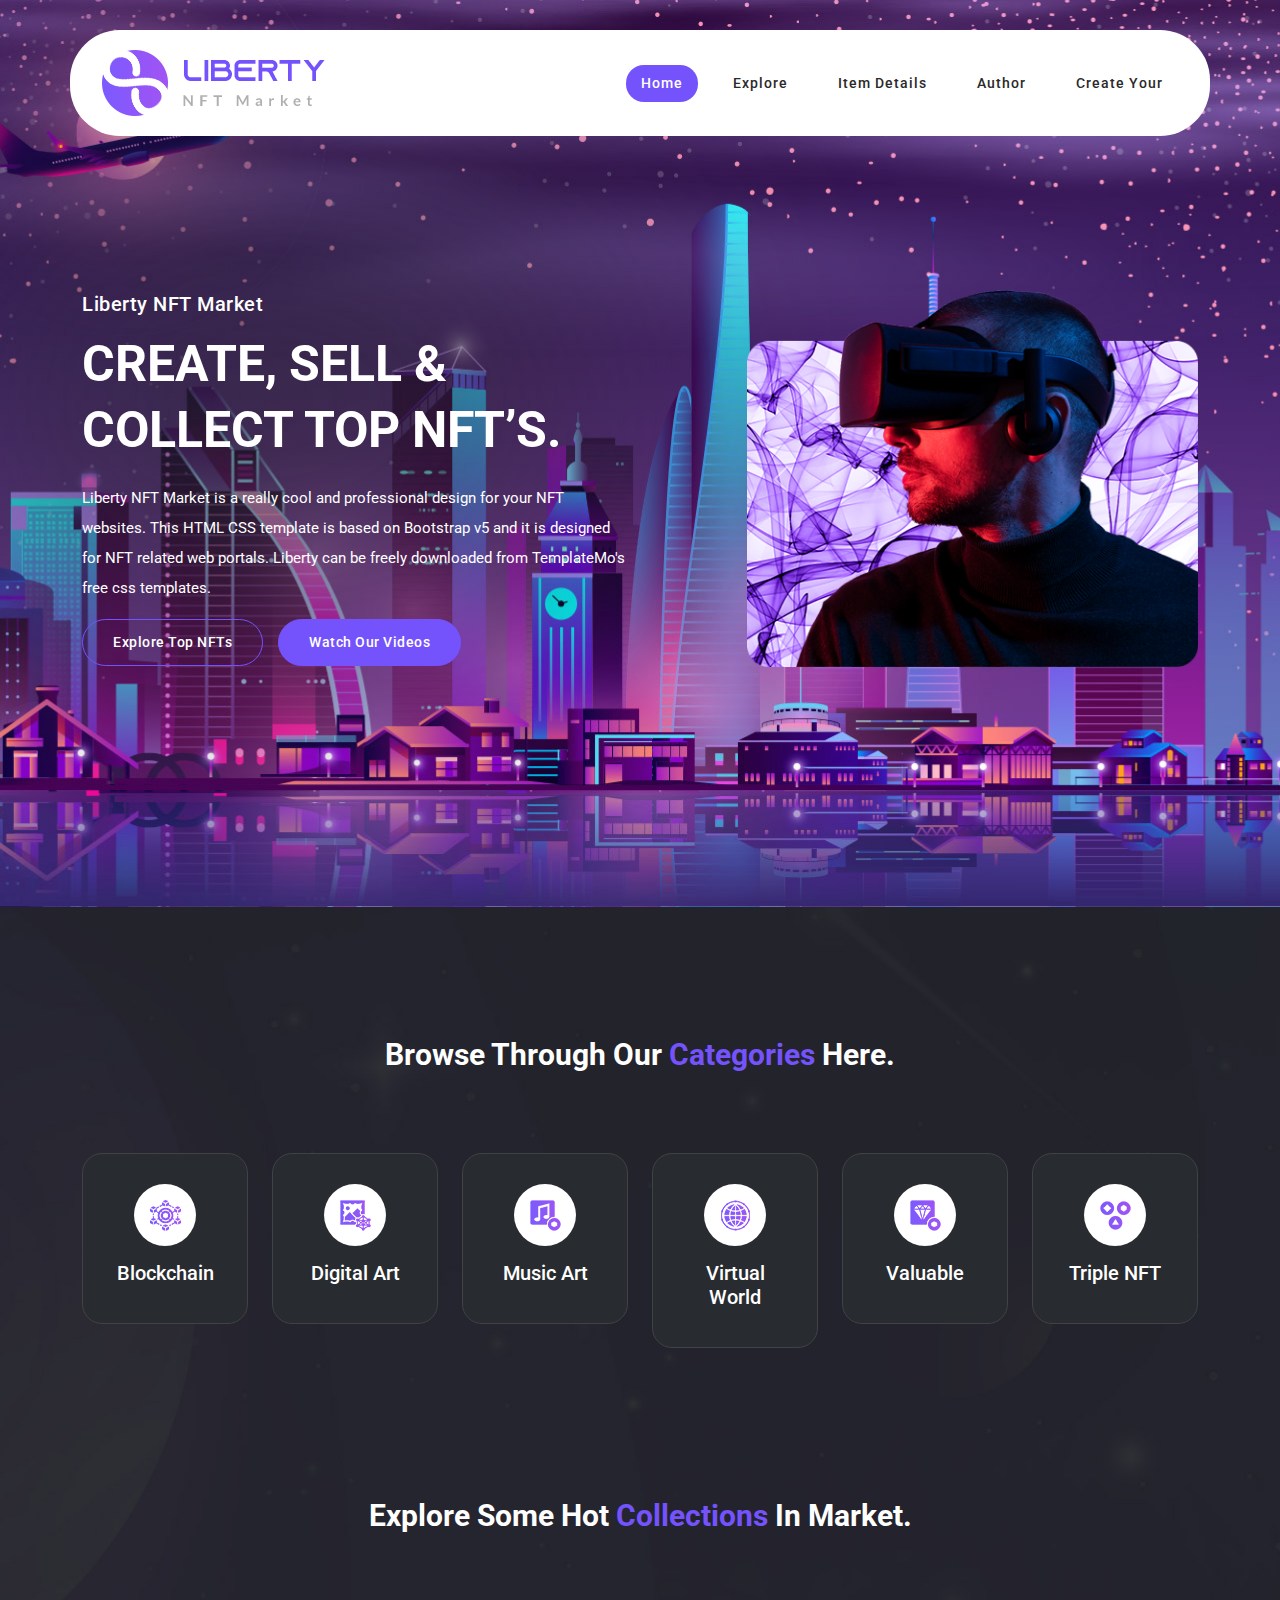
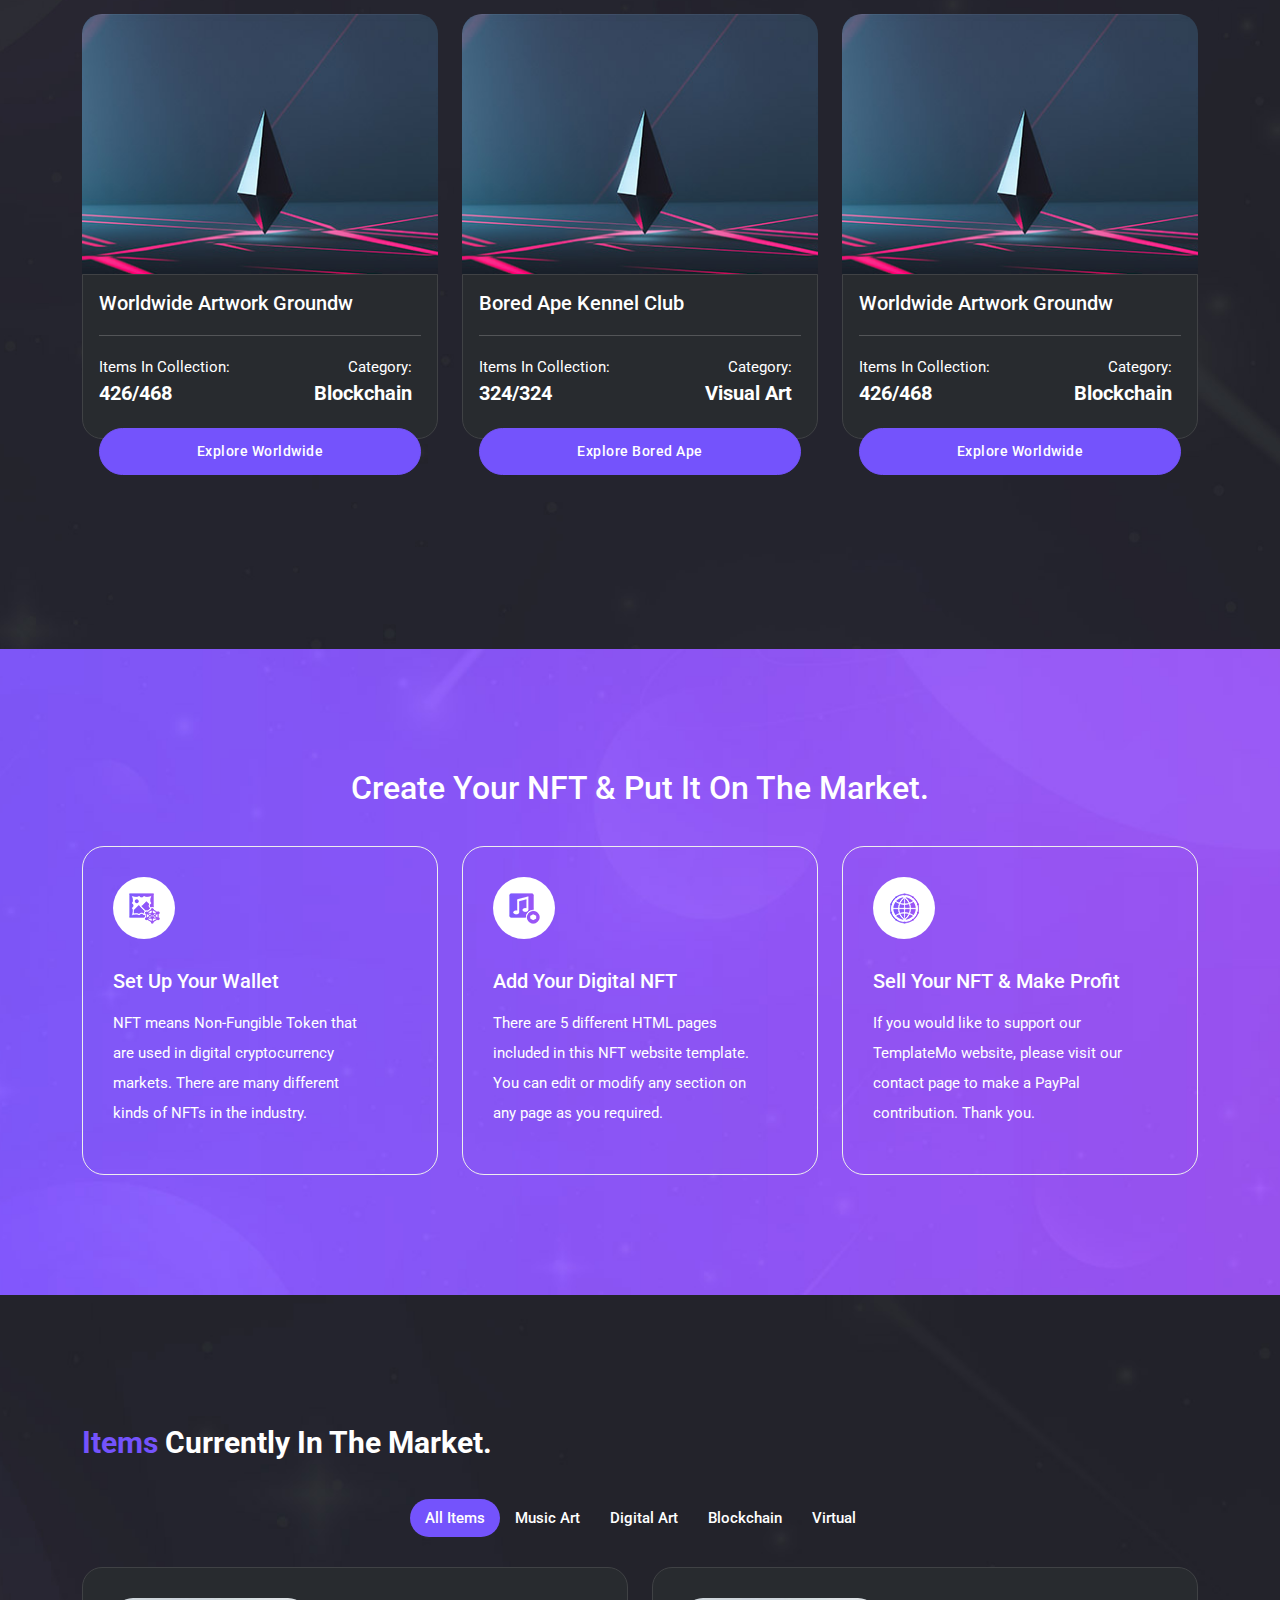
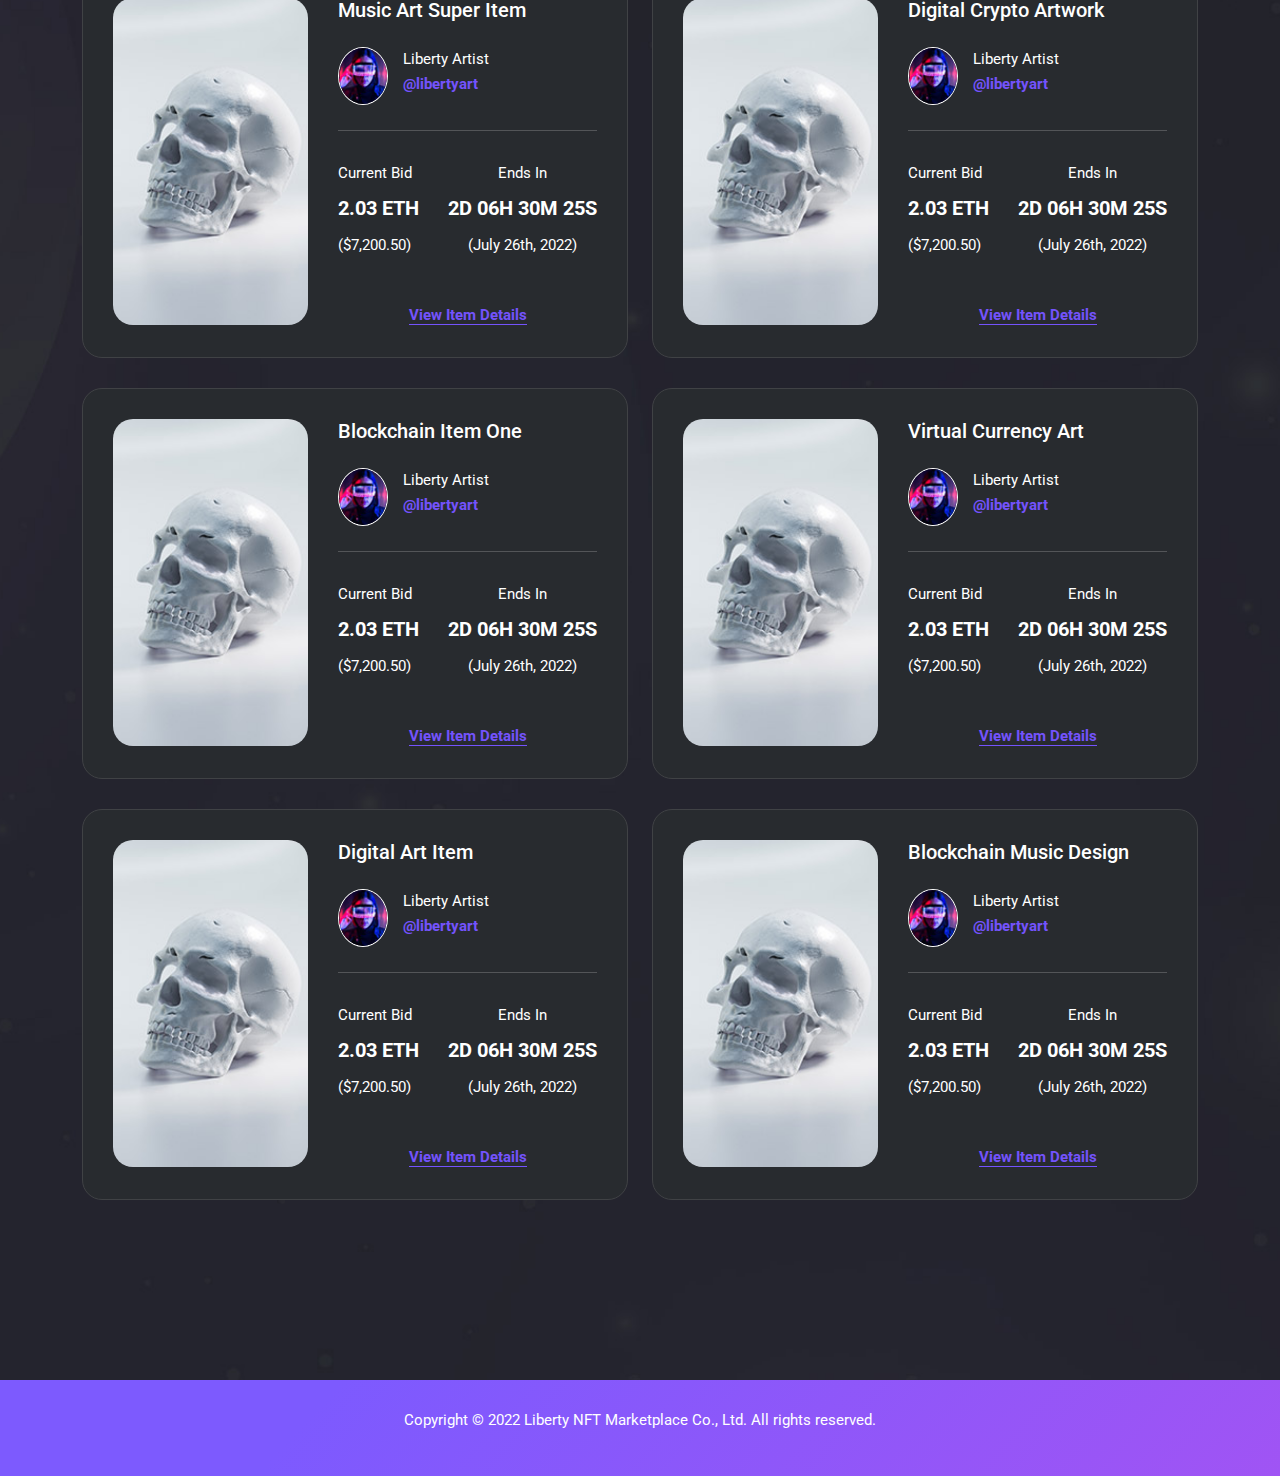
<file: index.html>
<!DOCTYPE html>
<html lang="en">
<head>
    <meta charset="UTF-8">
    <meta http-equiv="X-UA-Compatible" content="IE=edge">
    <meta name="viewport" content="width=device-width, initial-scale=1.0">
    <title>Document</title>

    <link rel="stylesheet" href="css/bootstrap.min.css">
    <link rel="stylesheet" href="css/all.min.css">
    <link rel="preconnect" href="https://fonts.googleapis.com">
    <link rel="preconnect" href="https://fonts.gstatic.com" crossorigin>
    <link href="https://fonts.googleapis.com/css2?family=Roboto:wght@100;300;400;500;700;900&display=swap" rel="stylesheet">
    <link rel="stylesheet" href="css/master.css">


    <script src="js/jquery-3.6.1.min.js" ></script>
    <script src="js/popper.min.js" ></script>
    <script src="js/bootstrap.min.js" ></script>
</head>
<body>

  <!-- Start Button Down To Up -->
  <div id="up" class=" down-up position-fixed" >
    <i class="fa-solid fa-chevron-up "></i>
  </div>
  <!-- End Button Down To Up -->

    
    <!-- Start NavBar -->

     <nav id="my-Nav" class="navbar navbar-expand-lg  container-lg  ">
        <div class="container">
          <a class="navbar-brand" href="#">
            <img src="images/logo.png" alt="Logo">
        </a>
          <button class="navbar-toggler" type="button" data-bs-toggle="collapse" data-bs-target="#navbarSupportedContent" aria-controls="navbarSupportedContent" aria-expanded="false" aria-label="Toggle navigation">
            <span class="navbar-toggler-icon"></span>
          </button>
          <div class="collapse navbar-collapse" id="navbarSupportedContent">
            <ul class="navbar-nav ms-auto mb-2 mb-lg-0">
              <li class="nav-item">
                <a class="nav-link active" aria-current="page" href="index.html">Home</a>
              </li>
              <li class="nav-item">
                <a class="nav-link" href="Explore.html">Explore</a>
              </li>
              <li class="nav-item">
                <a class="nav-link" href="Item-Details.html">Item Details</a>
              </li>
              <li class="nav-item">
                <a class="nav-link" href="Author.html">Author</a>
              </li>
              <li class="nav-item">
                <a class="nav-link" href="Create.html">Create Your</a>
              </li>
            </ul>
          </div>
        </div>
      </nav> 

    <!-- End NavBar -->

    <!-- Start Main-bainer -->
    <div class="main-banner">
      <div class="container">
        <div class="row">
          <div class="col-lg-6  text-white align-self-center  ">
            <div class="header-text">
              <h6>Liberty NFT Market</h6>
              <h2>CREATE, SELL & COLLECT TOP NFT’S.</h2>
              <p>Liberty NFT Market is a really cool and professional design for your NFT websites. This HTML CSS template
                is based on Bootstrap v5 and it is designed for NFT related web portals.
                Liberty can be freely downloaded from TemplateMo's free css templates.</p>
              <div class="button d-flex">
                <a href="#">Explore Top NFTs</a>
                <a href="#">Watch Our Videos</a>
              </div>
            </div>
          </div>
          <div class="col-lg-5 offset-lg-1">
            <div id="carouselExampleControls" class="carousel slide" data-bs-ride="carousel">
              <div class="carousel-inner">
                <div class="carousel-item active">
                  <img src="images/banner-01.png" class="d-block w-100" alt="...">
                </div>
                <div class="carousel-item">
                  <img src="images/banner-02.png" class="d-block w-100" alt="...">
                </div>
              </div>
              <button class="carousel-control-prev" type="button" data-bs-target="#carouselExampleControls"
                data-bs-slide="prev">
                <span class="carousel-control-prev-icon" aria-hidden="true"></span>
                <span class="visually-hidden">Previous</span>
              </button>
              <button class="carousel-control-next" type="button" data-bs-target="#carouselExampleControls"
                data-bs-slide="next">
                <span class="carousel-control-next-icon" aria-hidden="true"></span>
                <span class="visually-hidden">Next</span>
              </button>
            </div>
          </div>
        </div>
      </div>
    </div>
    <!-- End Main-bainer -->

    <!-- Start categories -->
    <section class="categories-collections">
      <div class="container">
        <div class="row">
          <div class="col-lg-12">
            <div class="categories">
              <div class="row">
                <div class="col-lg-12">
                  <div class="head-info text-center  ">
                    <h2>Browse Through Our <em>Categories</em> Here.</h2>
                  </div>
                </div>
                <div class="col-lg-2 col-md-6 ">
                  <div class=" box text-white text-center ">
                    <div class="icon">
                      <img src="images/icon-01.png" alt="">
                    </div>
                    <h4>Blockchain</h4>
                    <div class="icon-button">
                      <a href="#">
                        <i class=" fa-solid fa-angle-right  "></i>
                      </a>
                    </div>
                  </div>
                </div>
                <div class="col-lg-2 col-md-6 ">
                  <div class=" box text-white text-center ">
                    <div class="icon">
                      <img src="images/icon-02.png" alt="">
                    </div>
                    <h4>Digital Art</h4>
                    <div class="icon-button">
                      <a href="#">
                        <i class=" fa-solid fa-angle-right  "></i>
                      </a>
                    </div>
                  </div>
                </div>
                <div class="col-lg-2 col-md-6 ">
                  <div class=" box text-white text-center ">
                    <div class="icon">
                      <img src="images/icon-03.png" alt="">
                    </div>
                    <h4>Music Art</h4>
                    <div class="icon-button">
                      <a href="#">
                        <i class=" fa-solid fa-angle-right  "></i>
                      </a>
                    </div>
                  </div>
                </div>
                <div class="col-lg-2 col-md-6 ">
                  <div class=" box text-white text-center ">
                    <div class="icon">
                      <img src="images/icon-04.png" alt="">
                    </div>
                    <h4>Virtual World</h4>
                    <div class="icon-button">
                      <a href="#">
                        <i class=" fa-solid fa-angle-right  "></i>
                      </a>
                    </div>
                  </div>
                </div>
                <div class="col-lg-2 col-md-6 ">
                  <div class=" box text-white text-center ">
                    <div class="icon">
                      <img src="images/icon-05.png" alt="">
                    </div>
                    <h4>Valuable</h4>
                    <div class="icon-button">
                      <a href="#">
                        <i class=" fa-solid fa-angle-right  "></i>
                      </a>
                    </div>
                  </div>
                </div>
                <div class="col-lg-2 col-md-6 ">
                  <div class=" box text-white text-center ">
                    <div class="icon">
                      <img src="images/icon-06.png" alt="">
                    </div>
                    <h4>Triple NFT</h4>
                    <div class="icon-button">
                      <a href="#">
                        <i class=" fa-solid fa-angle-right  "></i>
                      </a>
                    </div>
                  </div>
                </div>
              </div>
            </div>
          </div>
          <div class="col-lg-12">
            <div class="collections">
              <div class="row">
                <div class="col-lg-12">
                  <div class="head-info text-center  ">
                    <h2>Explore Some Hot <em>Collections </em> In Market.</h2>
                  </div>
                </div>
                <div class="col-md-4">
                  <div class="box text-white ">
                      <img class=" d-block w-100 " src="images/collection-01.jpg" alt="">
                    <div class="info-box p-3 ">
                      <h4>Worldwide Artwork Groundw</h4>
                      <span class="collection d-inline-block ">
                        Items In Collection:
                        <br>
                        <strong>426/468</strong>
                      </span>
                      <span class="category d-inline-block ">
                        Category:
                        <br>
                        <strong>Blockchain</strong>
                      </span>
                      <div class="main-button">
                        <a href="explore.html">Explore Worldwide</a>
                      </div>
                    </div>
                  </div>
                </div>
                <div class="col-md-4">
                  <div class="box text-white ">
                      <img class=" d-block w-100 " src="images/collection-01.jpg" alt="">
                    <div class="info-box p-3 ">
                      <h4>Bored Ape Kennel Club</h4>
                      <span class="collection d-inline-block ">
                        Items In Collection:
                        <br>
                        <strong>324/324</strong>
                      </span>
                      <span class="category d-inline-block ">
                        Category:
                        <br>
                        <strong>Visual Art</strong>
                      </span>
                      <div class="main-button">
                        <a href="explore.html">Explore Bored Ape</a>
                      </div>
                    </div>
                  </div>
                </div>
                <div class="col-md-4">
                  <div class="box text-white ">
                      <img class=" d-block w-100 " src="images/collection-01.jpg" alt="">
                    <div class="info-box p-3 ">
                      <h4>Worldwide Artwork Groundw</h4>
                      <span class="collection d-inline-block ">
                        Items In Collection:
                        <br>
                        <strong>426/468</strong>
                      </span>
                      <span class="category d-inline-block ">
                        Category:
                        <br>
                        <strong>Blockchain</strong>
                      </span>
                      <div class="main-button">
                        <a href="explore.html">Explore Worldwide</a>
                      </div>
                    </div>
                  </div>
                </div>
              </div>
            </div>
          </div>
        </div>
      </div>
    </section>
     <!-- End categories -->

     <!-- Start CREATE NTF  -->
     <section class=" create-ntf">
      <div class="container">
        <div class="row">
          <div class="col-lg-12">
            <div class="sec-head text-white text-center ">
              <h2>Create Your NFT & Put It On The Market.</h2>
            </div>
          </div>
          <div class="col-lg-4 col-md-6">
            <div class="box text-white ">
              <div class="icon">
                <img src="images/icon-02.png" alt="">
              </div>
              <h4>Set Up Your Wallet</h4>
              <p>NFT means Non-Fungible Token that are used in digital
                 cryptocurrency markets. There are many different kinds of NFTs in the industry.</p>
            </div>
          </div>
          <div class="col-lg-4 col-md-6">
            <div class="box text-white ">
              <div class="icon">
                <img src="images/icon-03.png" alt="">
              </div>
              <h4>Add Your Digital NFT</h4>
              <p>There are 5 different HTML pages included in this NFT website template. You can edit or modify any section on any page as you required.</p>
            </div>
          </div>
          <div class="col-lg-4 col-md-6">
            <div class="box text-white ">
              <div class="icon">
                <img src="images/icon-04.png" alt="">
              </div>
              <h4>Sell Your NFT & Make Profit</h4>
              <p>If you would like to support our TemplateMo website, please visit our contact page to make a PayPal contribution. Thank you.</p>
            </div>
          </div>
        </div>
      </div>
     </section>
      <!-- End CREATE NTF  -->

      <!-- Start Items Currently -->
      <section class="item-current">
        <div class="container">
          <div class="row align-items-center ">
            <div class="col-lg-12">
              <div class="sec-head text-white ">
                <h2> <em>Items</em> Currently In The Market.</h2>
              </div>
            </div>
            <div class="col-lg-12">
              <div class="fillter text-white ">
                <ul class="nav nav-pills mb-3 justify-content-center  " id="pills-tab" role="tablist">
                  <li class="nav-item" role="presentation">
                    <button class="nav-link active" id="pills-home-tab" data-bs-toggle="pill" data-bs-target="#pills-home"
                      type="button" role="tab" aria-controls="pills-home" aria-selected="true">All Items</button>
                  </li>
                  <li class="nav-item" role="presentation">
                    <button class="nav-link" id="pills-profile-tab" data-bs-toggle="pill" data-bs-target="#pills-profile"
                      type="button" role="tab" aria-controls="pills-profile" aria-selected="false">Music Art</button>
                  </li>
                  <li class="nav-item" role="presentation">
                    <button class="nav-link" id="pills-contact-tab" data-bs-toggle="pill" data-bs-target="#pills-contact"
                      type="button" role="tab" aria-controls="pills-contact" aria-selected="false">Digital Art</button>
                  </li>
                  <li class="nav-item" role="presentation">
                    <button class="nav-link" id="pills-contact-tab" data-bs-toggle="pill" data-bs-target="#pills-Blockchain"
                      type="button" role="tab" aria-controls="pills-Blockchain" aria-selected="false">Blockchain</button>
                  </li>
                  <li class="nav-item" role="presentation">
                    <button class="nav-link" id="pills-contact-tab" data-bs-toggle="pill" data-bs-target="#pills-Virtual"
                      type="button" role="tab" aria-controls="pills-Virtual" aria-selected="false">Virtual</button>
                  </li>
                </ul>
              </div>
            </div>
            <div class="col-lg-12">
              <div class="tab-content" id="pills-tabContent">
                <div class="tab-pane fade show active" id="pills-home" role="tabpanel" aria-labelledby="pills-home-tab"
                  tabindex="0">
                  <div class="row">
                    <div class="col-lg-6">
                      <div class="item d-flex">
                        <div class="icon">
                          <img src="images/market-01.jpg" alt="Marck">
                        </div>
                        <div class="info text-white">
                          <h4>Music Art Super Item</h4>
                          <div class=" author-info d-flex ">
                            <img class="author" src="images/author.jpg" alt="">
                            <h6>Liberty Artist
                              <br>
                              <a href="#">@libertyart</a>
                            </h6>
                          </div>
                          <div class="d-flex justify-content-between align-items-center ">
                            <div>
                              <span class="bid d-inline-block ">
                                Current Bid
                                <br>
                                <strong>2.03 ETH</strong>
                                <br>
                                <em style="font-style:normal ;">($7,200.50)</em>
                              </span>
                            </div>
                            <div>
                              <span class="ends d-inline-block text-center ">
                                Ends In
                                <br>
                                <strong>2D 06H 30M 25S</strong>
                                <br>
                                <em style="font-style:normal ;">(July 26th, 2022)</em>
                              </span>
                            </div>
                          </div>
                          <div class="text-button text-center ">
                            <a href="#"> View Item Details </a>
                          </div>
                        </div>
      
                      </div>
                    </div>
                    <div class="col-lg-6">
                      <div class="item d-flex  ">
                        <div class="icon">
                          <img src="images/market-01.jpg" alt="Marck">
                        </div>
                        <div class="info text-white">
                          <h4>Digital Crypto Artwork</h4>
                          <div class=" author-info d-flex ">
                            <img class="author" src="images/author.jpg" alt="">
                            <h6>Liberty Artist
                              <br>
                              <a href="#">@libertyart</a>
                            </h6>
                          </div>
                          <div class="d-flex justify-content-between align-items-center ">
                            <div>
                              <span class="bid">
                                Current Bid
                                <br>
                                <strong>2.03 ETH</strong>
                                <br>
                                <em style="font-style:normal ;">($7,200.50)</em>
                              </span>
                            </div>
                            <div class="text-center">
                              <span class="ends">
                                Ends In
                                <br>
                                <strong>2D 06H 30M 25S</strong>
                                <br>
                                <em style="font-style:normal ;">(July 26th, 2022)</em>
                              </span>
                            </div>
                          </div>
                          <div class="text-button text-center ">
                            <a href="#"> View Item Details </a>
                          </div>
                        </div>
      
                      </div>
                    </div>
                    <div class="col-lg-6">
                      <div class="item d-flex  ">
                        <div class="icon">
                          <img src="images/market-01.jpg" alt="Marck">
                        </div>
                        <div class="info text-white">
                          <h4>Blockchain Item One</h4>
                          <div class=" author-info d-flex ">
                            <img class="author" src="images/author.jpg" alt="">
                            <h6>Liberty Artist
                              <br>
                              <a href="#">@libertyart</a>
                            </h6>
                          </div>
                          <div class="d-flex justify-content-between align-items-center ">
                            <div>
                              <span class="bid">
                                Current Bid
                                <br>
                                <strong>2.03 ETH</strong>
                                <br>
                                <em style="font-style:normal ;">($7,200.50)</em>
                              </span>
                            </div>
                            <div class="text-center">
                              <span class="ends">
                                Ends In
                                <br>
                                <strong>2D 06H 30M 25S</strong>
                                <br>
                                <em style="font-style:normal ;">(July 26th, 2022)</em>
                              </span>
                            </div>
                          </div>
                          <div class="text-button text-center ">
                            <a href="#"> View Item Details </a>
                          </div>
                        </div>
      
                      </div>
                    </div>
                    <div class="col-lg-6">
                      <div class="item d-flex  ">
                        <div class="icon">
                          <img src="images/market-01.jpg" alt="Marck">
                        </div>
                        <div class="info text-white">
                          <h4>Virtual Currency Art</h4>
                          <div class=" author-info d-flex ">
                            <img class="author" src="images/author.jpg" alt="">
                            <h6>Liberty Artist
                              <br>
                              <a href="#">@libertyart</a>
                            </h6>
                          </div>
                          <div class="d-flex justify-content-between align-items-center ">
                            <div>
                              <span class="bid">
                                Current Bid
                                <br>
                                <strong>2.03 ETH</strong>
                                <br>
                                <em style="font-style:normal ;">($7,200.50)</em>
                              </span>
                            </div>
                            <div class="text-center">
                              <span class="ends">
                                Ends In
                                <br>
                                <strong>2D 06H 30M 25S</strong>
                                <br>
                                <em style="font-style:normal ;">(July 26th, 2022)</em>
                              </span>
                            </div>
                          </div>
                          <div class="text-button text-center ">
                            <a href="#"> View Item Details </a>
                          </div>
                        </div>
      
                      </div>
                    </div>
                    <div class="col-lg-6">
                      <div class="item d-flex  ">
                        <div class="icon">
                          <img src="images/market-01.jpg" alt="Marck">
                        </div>
                        <div class="info text-white">
                          <h4>Digital Art Item</h4>
                          <div class=" author-info d-flex ">
                            <img class="author" src="images/author.jpg" alt="">
                            <h6>Liberty Artist
                              <br>
                              <a href="#">@libertyart</a>
                            </h6>
                          </div>
                          <div class="d-flex justify-content-between align-items-center ">
                            <div>
                              <span class="bid">
                                Current Bid
                                <br>
                                <strong>2.03 ETH</strong>
                                <br>
                                <em style="font-style:normal ;">($7,200.50)</em>
                              </span>
                            </div>
                            <div class="text-center">
                              <span class="ends">
                                Ends In
                                <br>
                                <strong>2D 06H 30M 25S</strong>
                                <br>
                                <em style="font-style:normal ;">(July 26th, 2022)</em>
                              </span>
                            </div>
                          </div>
                          <div class="text-button text-center ">
                            <a href="#"> View Item Details </a>
                          </div>
                        </div>
      
                      </div>
                    </div>
                    <div class="col-lg-6">
                      <div class="item d-flex  ">
                        <div class="icon">
                          <img src="images/market-01.jpg" alt="Marck">
                        </div>
                        <div class="info text-white">
                          <h4>Blockchain Music Design</h4>
                          <div class=" author-info d-flex ">
                            <img class="author" src="images/author.jpg" alt="">
                            <h6>Liberty Artist
                              <br>
                              <a href="#">@libertyart</a>
                            </h6>
                          </div>
                          <div class="d-flex justify-content-between align-items-center ">
                            <div>
                              <span class="bid">
                                Current Bid
                                <br>
                                <strong>2.03 ETH</strong>
                                <br>
                                <em style="font-style:normal ;">($7,200.50)</em>
                              </span>
                            </div>
                            <div class="text-center">
                              <span class="ends">
                                Ends In
                                <br>
                                <strong>2D 06H 30M 25S</strong>
                                <br>
                                <em style="font-style:normal ;">(July 26th, 2022)</em>
                              </span>
                            </div>
                          </div>
                          <div class="text-button text-center ">
                            <a href="#"> View Item Details </a>
                          </div>
                        </div>
      
                      </div>
                    </div>
                  </div>
                </div>
                <div class="tab-pane fade" id="pills-profile" role="tabpanel" aria-labelledby="pills-profile-tab"
                  tabindex="0">
                  <div class="row">
                    <div class="col-lg-6">
                      <div class="item d-flex">
                        <div class="icon">
                          <img src="images/market-01.jpg" alt="Marck">
                        </div>
                        <div class="info text-white">
                          <h4>Music Art Super Item</h4>
                          <div class=" author-info d-flex ">
                            <img class="author" src="images/author.jpg" alt="">
                            <h6>Liberty Artist
                              <br>
                              <a href="#">@libertyart</a>
                            </h6>
                          </div>
                          <div class="d-flex justify-content-between align-items-center ">
                            <div>
                              <span class="bid d-inline-block ">
                                Current Bid
                                <br>
                                <strong>2.03 ETH</strong>
                                <br>
                                <em style="font-style:normal ;">($7,200.50)</em>
                              </span>
                            </div>
                            <div>
                              <span class="ends d-inline-block text-center ">
                                Ends In
                                <br>
                                <strong>2D 06H 30M 25S</strong>
                                <br>
                                <em style="font-style:normal ;">(July 26th, 2022)</em>
                              </span>
                            </div>
                          </div>
                          <div class="text-button text-center ">
                            <a href="#"> View Item Details </a>
                          </div>
                        </div>
      
                      </div>
                    </div>
                    <div class="col-lg-6">
                      <div class="item d-flex  ">
                        <div class="icon">
                          <img src="images/market-01.jpg" alt="Marck">
                        </div>
                        <div class="info text-white">
                          <h4>Blockchain Music Design</h4>
                          <div class=" author-info d-flex ">
                            <img class="author" src="images/author.jpg" alt="">
                            <h6>Liberty Artist
                              <br>
                              <a href="#">@libertyart</a>
                            </h6>
                          </div>
                          <div class="d-flex justify-content-between align-items-center ">
                            <div>
                              <span class="bid">
                                Current Bid
                                <br>
                                <strong>2.03 ETH</strong>
                                <br>
                                <em style="font-style:normal ;">($7,200.50)</em>
                              </span>
                            </div>
                            <div class="text-center">
                              <span class="ends">
                                Ends In
                                <br>
                                <strong>2D 06H 30M 25S</strong>
                                <br>
                                <em style="font-style:normal ;">(July 26th, 2022)</em>
                              </span>
                            </div>
                          </div>
                          <div class="text-button text-center ">
                            <a href="#"> View Item Details </a>
                          </div>
                        </div>
      
                      </div>
                    </div>
                  </div>
                </div>
                <div class="tab-pane fade" id="pills-contact" role="tabpanel" aria-labelledby="pills-contact-tab"
                  tabindex="0">
                  <div class="row">
                    <div class="col-lg-6">
                      <div class="item d-flex  ">
                        <div class="icon">
                          <img src="images/market-01.jpg" alt="Marck">
                        </div>
                        <div class="info text-white">
                          <h4>Digital Crypto Artwork</h4>
                          <div class=" author-info d-flex ">
                            <img class="author" src="images/author.jpg" alt="">
                            <h6>Liberty Artist
                              <br>
                              <a href="#">@libertyart</a>
                            </h6>
                          </div>
                          <div class="d-flex justify-content-between align-items-center ">
                            <div>
                              <span class="bid">
                                Current Bid
                                <br>
                                <strong>2.03 ETH</strong>
                                <br>
                                <em style="font-style:normal ;">($7,200.50)</em>
                              </span>
                            </div>
                            <div class="text-center">
                              <span class="ends">
                                Ends In
                                <br>
                                <strong>2D 06H 30M 25S</strong>
                                <br>
                                <em style="font-style:normal ;">(July 26th, 2022)</em>
                              </span>
                            </div>
                          </div>
                          <div class="text-button text-center ">
                            <a href="#"> View Item Details </a>
                          </div>
                        </div>
      
                      </div>
                    </div>
                    <div class="col-lg-6">
                      <div class="item d-flex  ">
                        <div class="icon">
                          <img src="images/market-01.jpg" alt="Marck">
                        </div>
                        <div class="info text-white">
                          <h4>Digital Art Item</h4>
                          <div class=" author-info d-flex ">
                            <img class="author" src="images/author.jpg" alt="">
                            <h6>Liberty Artist
                              <br>
                              <a href="#">@libertyart</a>
                            </h6>
                          </div>
                          <div class="d-flex justify-content-between align-items-center ">
                            <div>
                              <span class="bid">
                                Current Bid
                                <br>
                                <strong>2.03 ETH</strong>
                                <br>
                                <em style="font-style:normal ;">($7,200.50)</em>
                              </span>
                            </div>
                            <div class="text-center">
                              <span class="ends">
                                Ends In
                                <br>
                                <strong>2D 06H 30M 25S</strong>
                                <br>
                                <em style="font-style:normal ;">(July 26th, 2022)</em>
                              </span>
                            </div>
                          </div>
                          <div class="text-button text-center ">
                            <a href="#"> View Item Details </a>
                          </div>
                        </div>
      
                      </div>
                    </div>
                  </div>
                </div>
                <div class="tab-pane fade" id="pills-Blockchain" role="tabpanel" aria-labelledby="pills-contact-tab"
                tabindex="0">
                <div class="row">
                  <div class="col-lg-6">
                    <div class="item d-flex  ">
                      <div class="icon">
                        <img src="images/market-01.jpg" alt="Marck">
                      </div>
                      <div class="info text-white">
                        <h4>Blockchain Item One</h4>
                        <div class=" author-info d-flex ">
                          <img class="author" src="images/author.jpg" alt="">
                          <h6>Liberty Artist
                            <br>
                            <a href="#">@libertyart</a>
                          </h6>
                        </div>
                        <div class="d-flex justify-content-between align-items-center ">
                          <div>
                            <span class="bid">
                              Current Bid
                              <br>
                              <strong>2.03 ETH</strong>
                              <br>
                              <em style="font-style:normal ;">($7,200.50)</em>
                            </span>
                          </div>
                          <div class="text-center">
                            <span class="ends">
                              Ends In
                              <br>
                              <strong>2D 06H 30M 25S</strong>
                              <br>
                              <em style="font-style:normal ;">(July 26th, 2022)</em>
                            </span>
                          </div>
                        </div>
                        <div class="text-button text-center ">
                          <a href="#"> View Item Details </a>
                        </div>
                      </div>
                    </div>
                  </div>
                  <div class="col-lg-6">
                    <div class="item d-flex  ">
                      <div class="icon">
                        <img src="images/market-01.jpg" alt="Marck">
                      </div>
                      <div class="info text-white">
                        <h4>Blockchain Music Design</h4>
                        <div class=" author-info d-flex ">
                          <img class="author" src="images/author.jpg" alt="">
                          <h6>Liberty Artist
                            <br>
                            <a href="#">@libertyart</a>
                          </h6>
                        </div>
                        <div class="d-flex justify-content-between align-items-center ">
                          <div>
                            <span class="bid">
                              Current Bid
                              <br>
                              <strong>2.03 ETH</strong>
                              <br>
                              <em style="font-style:normal ;">($7,200.50)</em>
                            </span>
                          </div>
                          <div class="text-center">
                            <span class="ends">
                              Ends In
                              <br>
                              <strong>2D 06H 30M 25S</strong>
                              <br>
                              <em style="font-style:normal ;">(July 26th, 2022)</em>
                            </span>
                          </div>
                        </div>
                        <div class="text-button text-center ">
                          <a href="#"> View Item Details </a>
                        </div>
                      </div>
    
                    </div>
                  </div>
                </div>
              </div>
              <div class="tab-pane fade" id="pills-Virtual" role="tabpanel" aria-labelledby="pills-contact-tab"
                tabindex="0">
                <div class="row">
                  <div class="col-lg-6">
                    <div class="item d-flex  ">
                      <div class="icon">
                        <img src="images/market-01.jpg" alt="Marck">
                      </div>
                      <div class="info text-white">
                        <h4>Virtual Currency Art</h4>
                        <div class=" author-info d-flex ">
                          <img class="author" src="images/author.jpg" alt="">
                          <h6>Liberty Artist
                            <br>
                            <a href="#">@libertyart</a>
                          </h6>
                        </div>
                        <div class="d-flex justify-content-between align-items-center ">
                          <div>
                            <span class="bid">
                              Current Bid
                              <br>
                              <strong>2.03 ETH</strong>
                              <br>
                              <em style="font-style:normal ;">($7,200.50)</em>
                            </span>
                          </div>
                          <div class="text-center">
                            <span class="ends">
                              Ends In
                              <br>
                              <strong>2D 06H 30M 25S</strong>
                              <br>
                              <em style="font-style:normal ;">(July 26th, 2022)</em>
                            </span>
                          </div>
                        </div>
                        <div class="text-button text-center ">
                          <a href="#"> View Item Details </a>
                        </div>
                      </div>
    
                    </div>
                  </div>
                </div>
              </div>
              </div>
            </div>
          </div>
        </div>
      </section>
      <!-- End Items Currently -->

      <!-- Start Footer -->
      <footer >
       <div class="container">
        <div class="row">
          <div class="col-lg-12">
            <p > Copyright &copy; 2022  <a class=" text-white " href="#">Liberty</a>  NFT Marketplace Co., Ltd. All rights reserved.</p>
          </div>
        </div>
       </div>
      </footer>
       <!-- End Footer -->
    <script src="js/plagin.js" ></script>
</body>
</html>
</file>
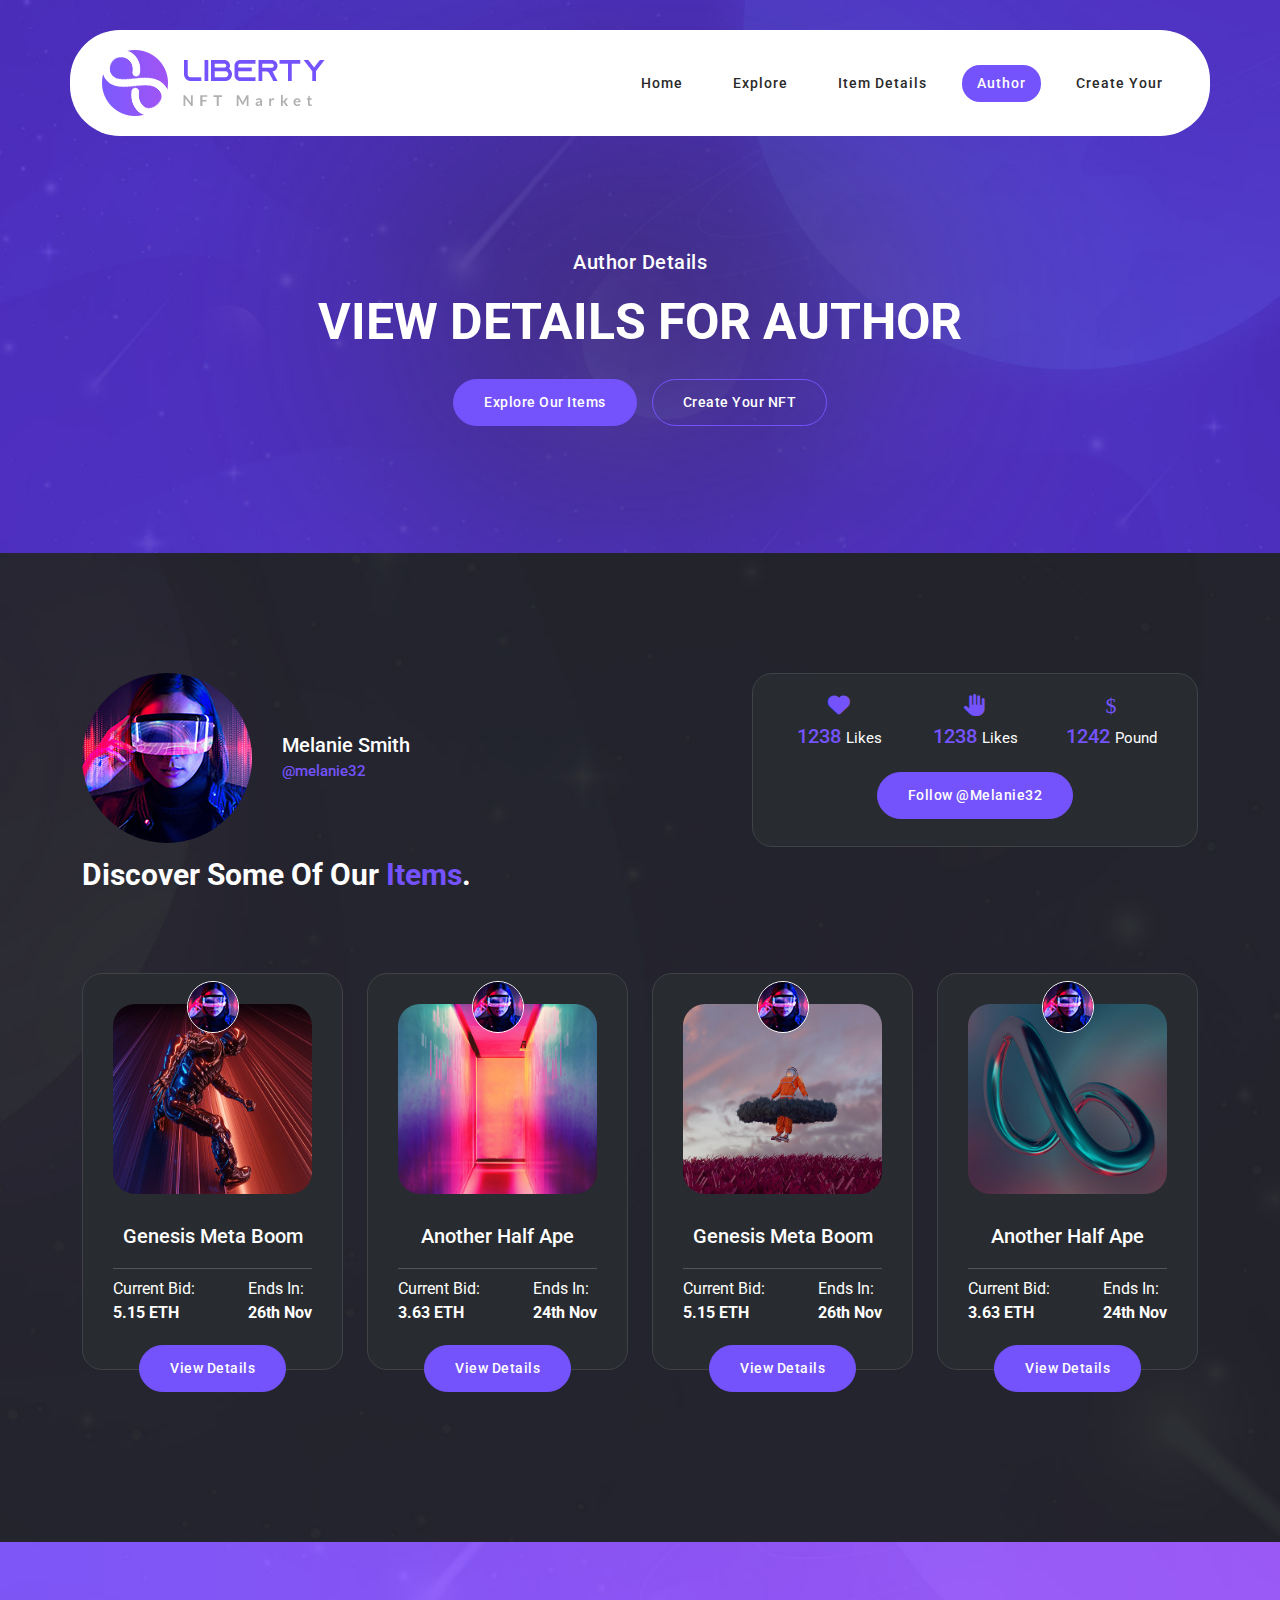
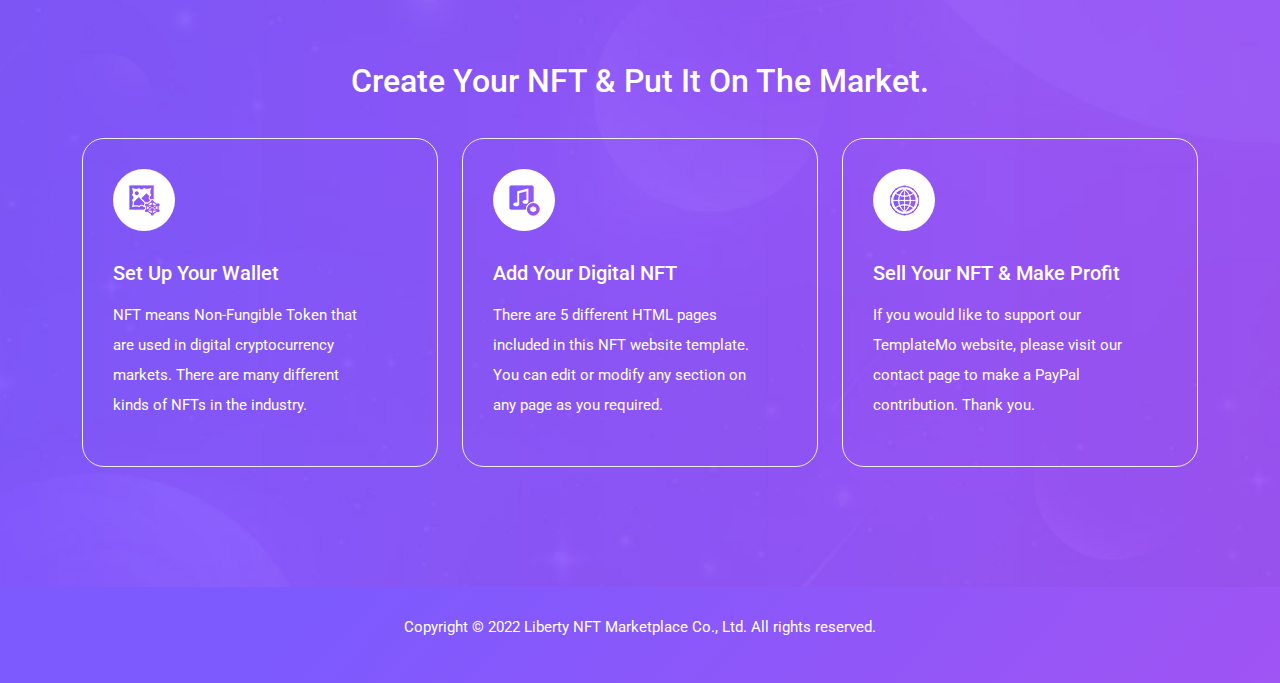
<file: Author.html>
<!DOCTYPE html>
<html lang="en">
<head>
    <meta charset="UTF-8">
    <meta http-equiv="X-UA-Compatible" content="IE=edge">
    <meta name="viewport" content="width=device-width, initial-scale=1.0">
    <title>Author</title>

    <link rel="stylesheet" href="css/bootstrap.min.css">
    <link rel="stylesheet" href="css/all.min.css">
    <link rel="preconnect" href="https://fonts.googleapis.com">
    <link rel="preconnect" href="https://fonts.gstatic.com" crossorigin>
    <link href="https://fonts.googleapis.com/css2?family=Roboto:wght@100;300;400;500;700;900&display=swap" rel="stylesheet">
    <link rel="stylesheet" href="css/master.css">

    <script src="js/jquery-3.6.1.min.js" ></script>
    <script src="js/popper.min.js" ></script>
    <script src="js/bootstrap.min.js" ></script>

</head>
<body>
     <!-- Start Button Down To Up -->
  <div id="up" class=" down-up position-fixed" >
    <i class="fa-solid fa-chevron-up "></i>
  </div>
  <!-- End Button Down To Up -->

    <!-- Start NavBar -->
     <nav id="my-Nav" class="navbar navbar-expand-lg  container-lg  ">
        <div class="container">
          <a class="navbar-brand" href="#">
            <img src="images/logo.png" alt="Logo">
        </a>
          <button class="navbar-toggler" type="button" data-bs-toggle="collapse" data-bs-target="#navbarSupportedContent" aria-controls="navbarSupportedContent" aria-expanded="false" aria-label="Toggle navigation">
            <span class="navbar-toggler-icon"></span>
          </button>
          <div class="collapse navbar-collapse" id="navbarSupportedContent">
            <ul class="navbar-nav ms-auto mb-2 mb-lg-0">
              <li class="nav-item">
                <a class="nav-link " aria-current="page" href="index.html">Home</a>
              </li>
              <li class="nav-item">
                <a class="nav-link  " href="Explore.html">Explore</a>
              </li>
              <li class="nav-item">
                <a class="nav-link " href="Item-Details.html">Item Details</a>
              </li>
              <li class="nav-item">
                <a class="nav-link active " href="Author.html">Author</a>
              </li>
              <li class="nav-item">
                <a class="nav-link" href="Create.html">Create Your</a>
              </li>
            </ul>
          </div>
        </div>
      </nav> 
    <!-- End NavBar -->


      <!-- Start Page-hrader -->
        <section class="page-header normal-space">
            <div class="container">
                <div class="row">
                    <div class="col-lg-12">
                        <h6>Author Details</h6>
                        <h2>VIEW DETAILS FOR AUTHOR</h2>
                        <div class="buttons d-flex justify-content-center mt-4 ">
                            <div class="main-button ">
                            <a href="explore.html">Explore Our Items</a>
                            </div>
                            <div class="border-button">
                            <a href="create.html">Create Your NFT</a>
                            </div>
                        </div>
                    </div>
                </div>
            </div>
        </section>
    <!-- End Page-hrader -->

    <div class="page-author">
        <div class="container">
            <div class="row ">
                <div class="col-lg-6">
                    <div class="autor d-flex   ">
                        <img src="images/single-author.jpg" alt="">
                        <h4 class=" text-white ">
                            Melanie Smith
                            <br>
                            <a href="#">@melanie32</a>
                        </h4>
                    </div>
                </div>
                <div class="col-lg-6">
                    <div class="right-info text-white ">
                        <div class="row">
                            <div class="col text-center">
                                <div class="item text-center ">
                                    <i class=" fa-solid fa-heart "> </i>
                                    <h6>1238 <em>Likes</em></h6>
                                </div>
                            </div>
                            <div class="col text-center">
                                <div class="item">
                                    <i class=" fa-solid fa-hand "> </i>
                                    <h6>1238 <em>Likes</em></h6>
                                </div>
                            </div>
                            <div class="col text-center">
                                <div class="item">
                                    <i class=" fa-regular fa-dollar-sign "> </i>
                                    <h6>1242 <em>Pound</em></h6>
                                </div>
                            </div>
                            <div class="col-lg-12">
                                <div class="main-button text-center mt-3 ">
                                    <a href="#">Follow @melanie32</a>
                                  </div>
                            </div>
                        </div>
                    </div>
                </div>
                <div class="col-lg-12">
                    <div class="section-heading">
                        <h2 >Discover Some Of Our <em>Items</em>. </h3>
                    </div>
                </div>
                <div class="col-lg-12">
                    <section class="discover-items">
                        <div class="row">
                            <div class="col-lg-3 col-sm-6 ">
                                <div class="item">
                                    <div class="icon position-relative ">
                                        <img class=" img-fluid " src="images/featured-01.jpg" alt="">
                                        <img class=" author position-absolute " src="images/author.jpg" alt="">
                                    </div>
                                    <h4 class="text-center" >Genesis Meta Boom</h4>
                                    <div class="d-flex justify-content-between align-items-center text-white ">
                                        <span class=" d-inline-block " >
                                            Current Bid:
                                            <br>
                                            <strong>
                                                5.15 ETH
                                            </strong>
                                        </span>
                                        <span class=" d-inline-block " >
                                            Ends In:
                                            <br>
                                            <strong>
                                                26th Nov
                                            </strong>
                                        </span>
                                    </div>
                                    <div class="main-button">
                                        <a href="details.html">View Details</a>
                                      </div>
                                </div>
                            </div>
                            <div class="col-lg-3 col-sm-6">
                                <div class="item">
                                    <div class="icon position-relative ">
                                        <img class=" img-fluid " src="images/featured-02.jpg" alt="">
                                        <img class=" author position-absolute " src="images/author.jpg" alt="">
                                    </div>
                                    <h4 class="text-center" >Another Half Ape</h4>
                                    <div class="d-flex justify-content-between align-items-center text-white ">
                                        <span class=" d-inline-block " >
                                            Current Bid:
                                            <br>
                                            <strong>
                                                3.63 ETH
                                            </strong>
                                        </span>
                                        <span class=" d-inline-block " >
                                            Ends In:
                                            <br>
                                            <strong>
                                                24th Nov
                                            </strong>
                                        </span>
                                    </div>
                                    <div class="main-button">
                                        <a href="details.html">View Details</a>
                                      </div>
                                </div>
                            </div>
                            <div class="col-lg-3 col-sm-6">
                                <div class="item">
                                    <div class="icon position-relative ">
                                        <img class=" img-fluid " src="images/featured-03.jpg" alt="">
                                        <img class=" author position-absolute " src="images/author.jpg" alt="">
                                    </div>
                                    <h4 class="text-center" >Genesis Meta Boom</h4>
                                    <div class="d-flex justify-content-between align-items-center text-white ">
                                        <span class=" d-inline-block " >
                                            Current Bid:
                                            <br>
                                            <strong>
                                                5.15 ETH
                                            </strong>
                                        </span>
                                        <span class=" d-inline-block " >
                                            Ends In:
                                            <br>
                                            <strong>
                                                26th Nov
                                            </strong>
                                        </span>
                                    </div>
                                    <div class="main-button">
                                        <a href="details.html">View Details</a>
                                      </div>
                                </div>
                            </div>
                            <div class="col-lg-3 col-sm-6">
                                <div class="item">
                                    <div class="icon position-relative ">
                                        <img class=" img-fluid " src="images/featured-04.jpg" alt="">
                                        <img class=" author position-absolute " src="images/author.jpg" alt="">
                                    </div>
                                    <h4 class="text-center" >Another Half Ape</h4>
                                    <div class="d-flex justify-content-between align-items-center text-white ">
                                        <span class=" d-inline-block " >
                                            Current Bid:
                                            <br>
                                            <strong>
                                                3.63 ETH
                                            </strong>
                                        </span>
                                        <span class=" d-inline-block " >
                                            Ends In:
                                            <br>
                                            <strong>
                                                24th Nov
                                            </strong>
                                        </span>
                                    </div>
                                    <div class="main-button">
                                        <a href="details.html">View Details</a>
                                      </div>
                                </div>
                            </div> 
                        </div>
                    </section>
                </div>


            </div>
        </div>

    </div>
   

    <!-- Start CREATE NTF  -->
    <section class=" create-ntf">
      <div class="container">
        <div class="row">
          <div class="col-lg-12">
            <div class="sec-head text-white text-center ">
              <h2>Create Your NFT & Put It On The Market.</h2>
            </div>
          </div>
          <div class="col-lg-4 col-md-6">
            <div class="box text-white ">
              <div class="icon">
                <img src="images/icon-02.png" alt="">
              </div>
              <h4>Set Up Your Wallet</h4>
              <p>NFT means Non-Fungible Token that are used in digital
                 cryptocurrency markets. There are many different kinds of NFTs in the industry.</p>
            </div>
          </div>
          <div class="col-lg-4 col-md-6">
            <div class="box text-white ">
              <div class="icon">
                <img src="images/icon-03.png" alt="">
              </div>
              <h4>Add Your Digital NFT</h4>
              <p>There are 5 different HTML pages included in this NFT website template. You can edit or modify any section on any page as you required.</p>
            </div>
          </div>
          <div class="col-lg-4 col-md-6">
            <div class="box text-white ">
              <div class="icon">
                <img src="images/icon-04.png" alt="">
              </div>
              <h4>Sell Your NFT & Make Profit</h4>
              <p>If you would like to support our TemplateMo website, please visit our contact page to make a PayPal contribution. Thank you.</p>
            </div>
          </div>
        </div>
      </div>
     </section>
      <!-- End CREATE NTF  -->
   
  
       <!-- Start Footer -->
       <footer >
        <div class="container">
         <div class="row">
           <div class="col-lg-12">
             <p > Copyright &copy; 2022  <a class=" text-white " href="#">Liberty</a>  NFT Marketplace Co., Ltd. All rights reserved.</p>
           </div>
         </div>
        </div>
       </footer>
        <!-- End Footer -->
        
     <script src="js/plagin.js" ></script>
</body>
</html>
</file>
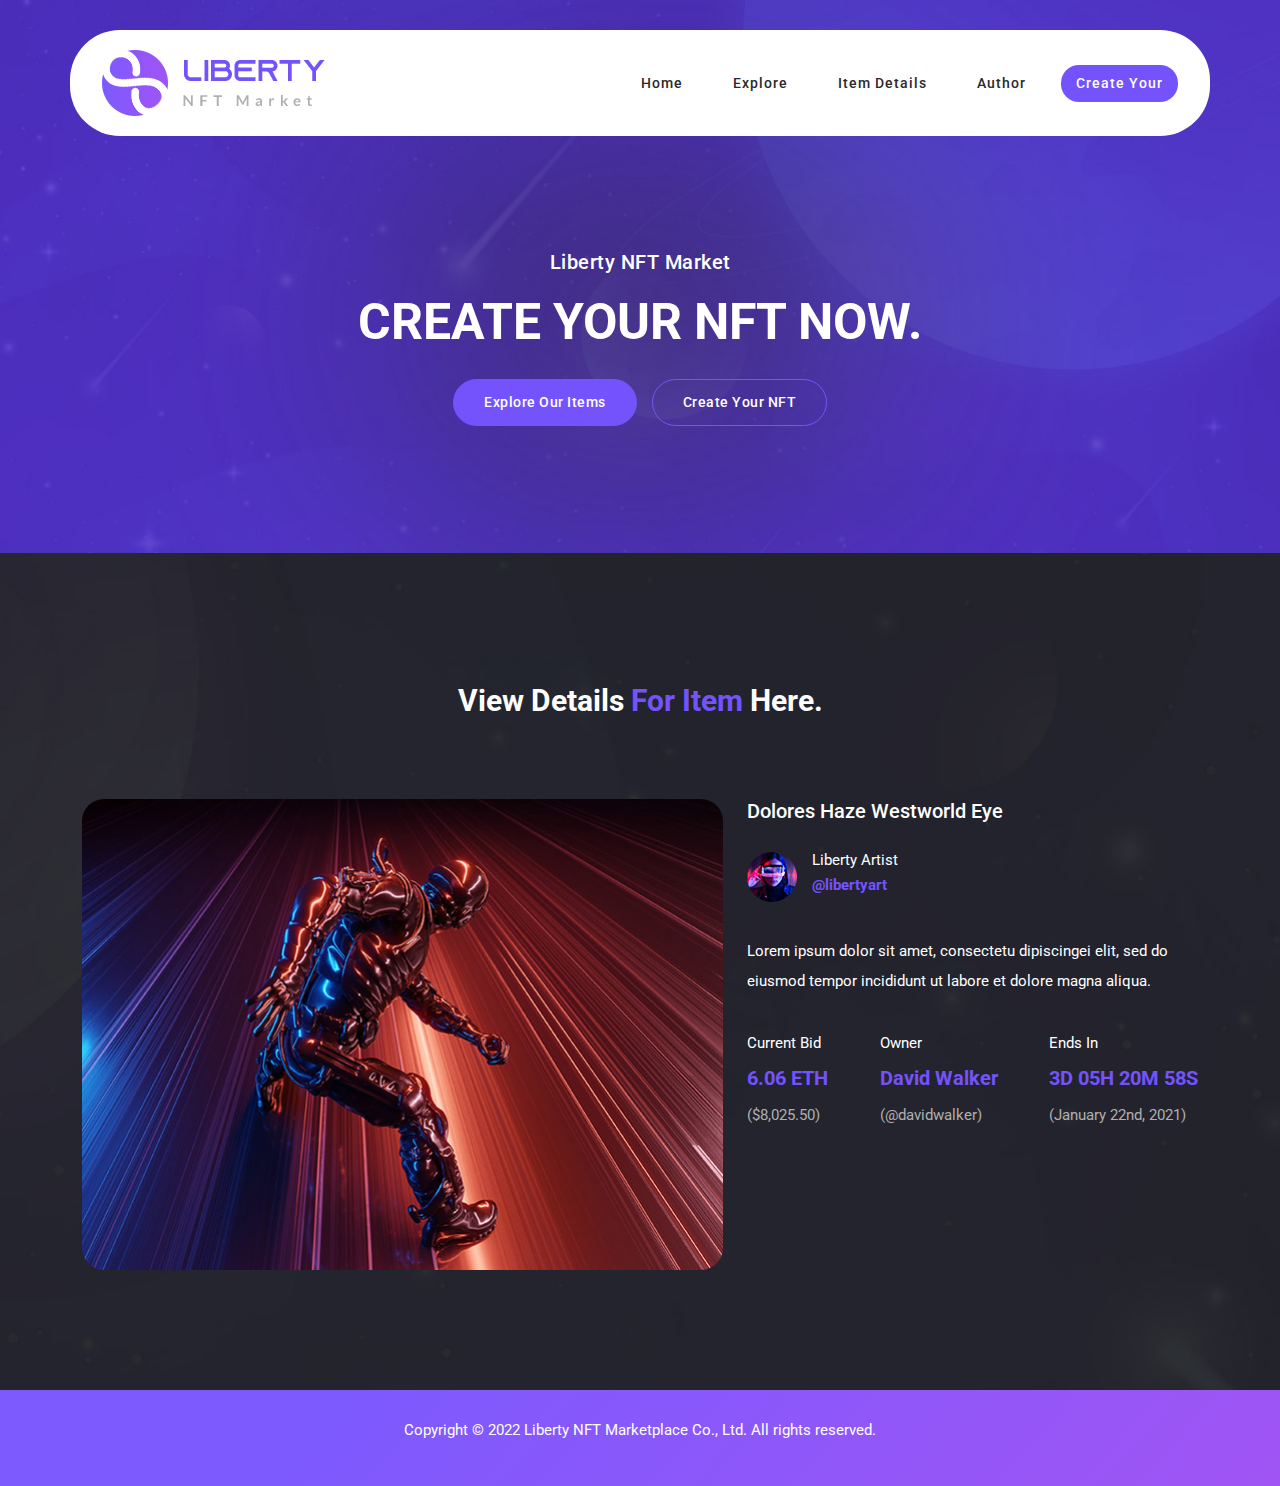
<file: Create.html>
<!DOCTYPE html>
<html lang="en">
<head>
    <meta charset="UTF-8">
    <meta http-equiv="X-UA-Compatible" content="IE=edge">
    <meta name="viewport" content="width=device-width, initial-scale=1.0">
    <title>Author</title>

    <link rel="stylesheet" href="css/bootstrap.min.css">
    <link rel="stylesheet" href="css/all.min.css">
    <link rel="preconnect" href="https://fonts.googleapis.com">
    <link rel="preconnect" href="https://fonts.gstatic.com" crossorigin>
    <link href="https://fonts.googleapis.com/css2?family=Roboto:wght@100;300;400;500;700;900&display=swap" rel="stylesheet">
    <link rel="stylesheet" href="css/master.css">

    <script src="js/jquery-3.6.1.min.js" ></script>
    <script src="js/popper.min.js" ></script>
    <script src="js/bootstrap.min.js" ></script>

</head>
<body>
     <!-- Start Button Down To Up -->
  <div id="up" class=" down-up position-fixed" >
    <i class="fa-solid fa-chevron-up "></i>
  </div>
  <!-- End Button Down To Up -->

    <!-- Start NavBar -->
     <nav id="my-Nav" class="navbar navbar-expand-lg  container-lg  ">
        <div class="container">
          <a class="navbar-brand" href="#">
            <img src="images/logo.png" alt="Logo">
        </a>
          <button class="navbar-toggler" type="button" data-bs-toggle="collapse" data-bs-target="#navbarSupportedContent" aria-controls="navbarSupportedContent" aria-expanded="false" aria-label="Toggle navigation">
            <span class="navbar-toggler-icon"></span>
          </button>
          <div class="collapse navbar-collapse" id="navbarSupportedContent">
            <ul class="navbar-nav ms-auto mb-2 mb-lg-0">
              <li class="nav-item">
                <a class="nav-link " aria-current="page" href="index.html">Home</a>
              </li>
              <li class="nav-item">
                <a class="nav-link  " href="Explore.html">Explore</a>
              </li>
              <li class="nav-item">
                <a class="nav-link " href="Item-Details.html">Item Details</a>
              </li>
              <li class="nav-item">
                <a class="nav-link  " href="Author.html">Author</a>
              </li>
              <li class="nav-item">
                <a class="nav-link active" href="Create.html">Create Your</a>
              </li>
            </ul>
          </div>
        </div>
      </nav> 
    <!-- End NavBar -->


      <!-- Start Page-hrader -->
        <section class="page-header normal-space">
            <div class="container">
                <div class="row">
                    <div class="col-lg-12">
                        <h6>Liberty NFT Market</h6>
                        <h2>CREATE YOUR NFT NOW.</h2>
                        <div class="buttons d-flex justify-content-center mt-4 ">
                            <div class="main-button ">
                            <a href="explore.html">Explore Our Items</a>
                            </div>
                            <div class="border-button">
                            <a href="create.html">Create Your NFT</a>
                            </div>
                        </div>
                    </div>
                </div>
            </div>
        </section>
    <!-- End Page-hrader -->

    <!-- Start items Detail Page -->
   <section class="items-Detail">
    <div class="container">
      <div class="row">
        <div class="col-lg-12">
          <div class="section-heading text-center ">
            <h2>View Details <em>For Item</em> Here.</h2>
          </div>
        </div>
        <div class="col-lg-7">
          <div class="sec-left">
            <img style="border-radius:22px ; width:100%;" src="images/item-details-01.jpg" alt="">
          </div>
        </div>
        <div class="col-lg-5">
          <div class="sec-right text-white align-self-center ">
            <h4>Dolores Haze Westworld Eye</h4>
            <div class="d-flex align-items-center author ">
              <img src="images/author.jpg" alt="">
              <h6>
                Liberty Artist
                <br>
                <a href="#">@libertyart</a>
              </h6>
            </div>
            <p>Lorem ipsum dolor sit amet, consectetu dipiscingei elit,
              sed do eiusmod tempor incididunt ut labore et dolore magna aliqua.
           </p>
           <div class=" d-flex align-items-center justify-content-between info ">
            <span class=" d-block ">
              Current Bid
              <br>
              <strong>
                6.06 ETH
              </strong>
              <br>
              <em>
                ($8,025.50)
              </em>
            </span>
            <span class=" d-block ">
              Owner
              <br>
              <strong>
                David Walker
              </strong>
              <br>
              <em>
                (@davidwalker)
              </em>
            </span>
            <span class=" d-block ">
              Ends In
              <br>
              <strong>
                3D 05H 20M 58S
              </strong>
              <br>
              <em>
                (January 22nd, 2021)
              </em>
            </span>
           </div>

          </div>
        </div>
      </div>
    </div>
   </section>
   <!-- Start items Detail Page -->


   
   
  
       <!-- Start Footer -->
       <footer >
        <div class="container">
         <div class="row">
           <div class="col-lg-12">
             <p > Copyright &copy; 2022  <a class=" text-white " href="#">Liberty</a>  NFT Marketplace Co., Ltd. All rights reserved.</p>
           </div>
         </div>
        </div>
       </footer>
        <!-- End Footer -->
        
     <script src="js/plagin.js" ></script>
</body>
</html>
</file>
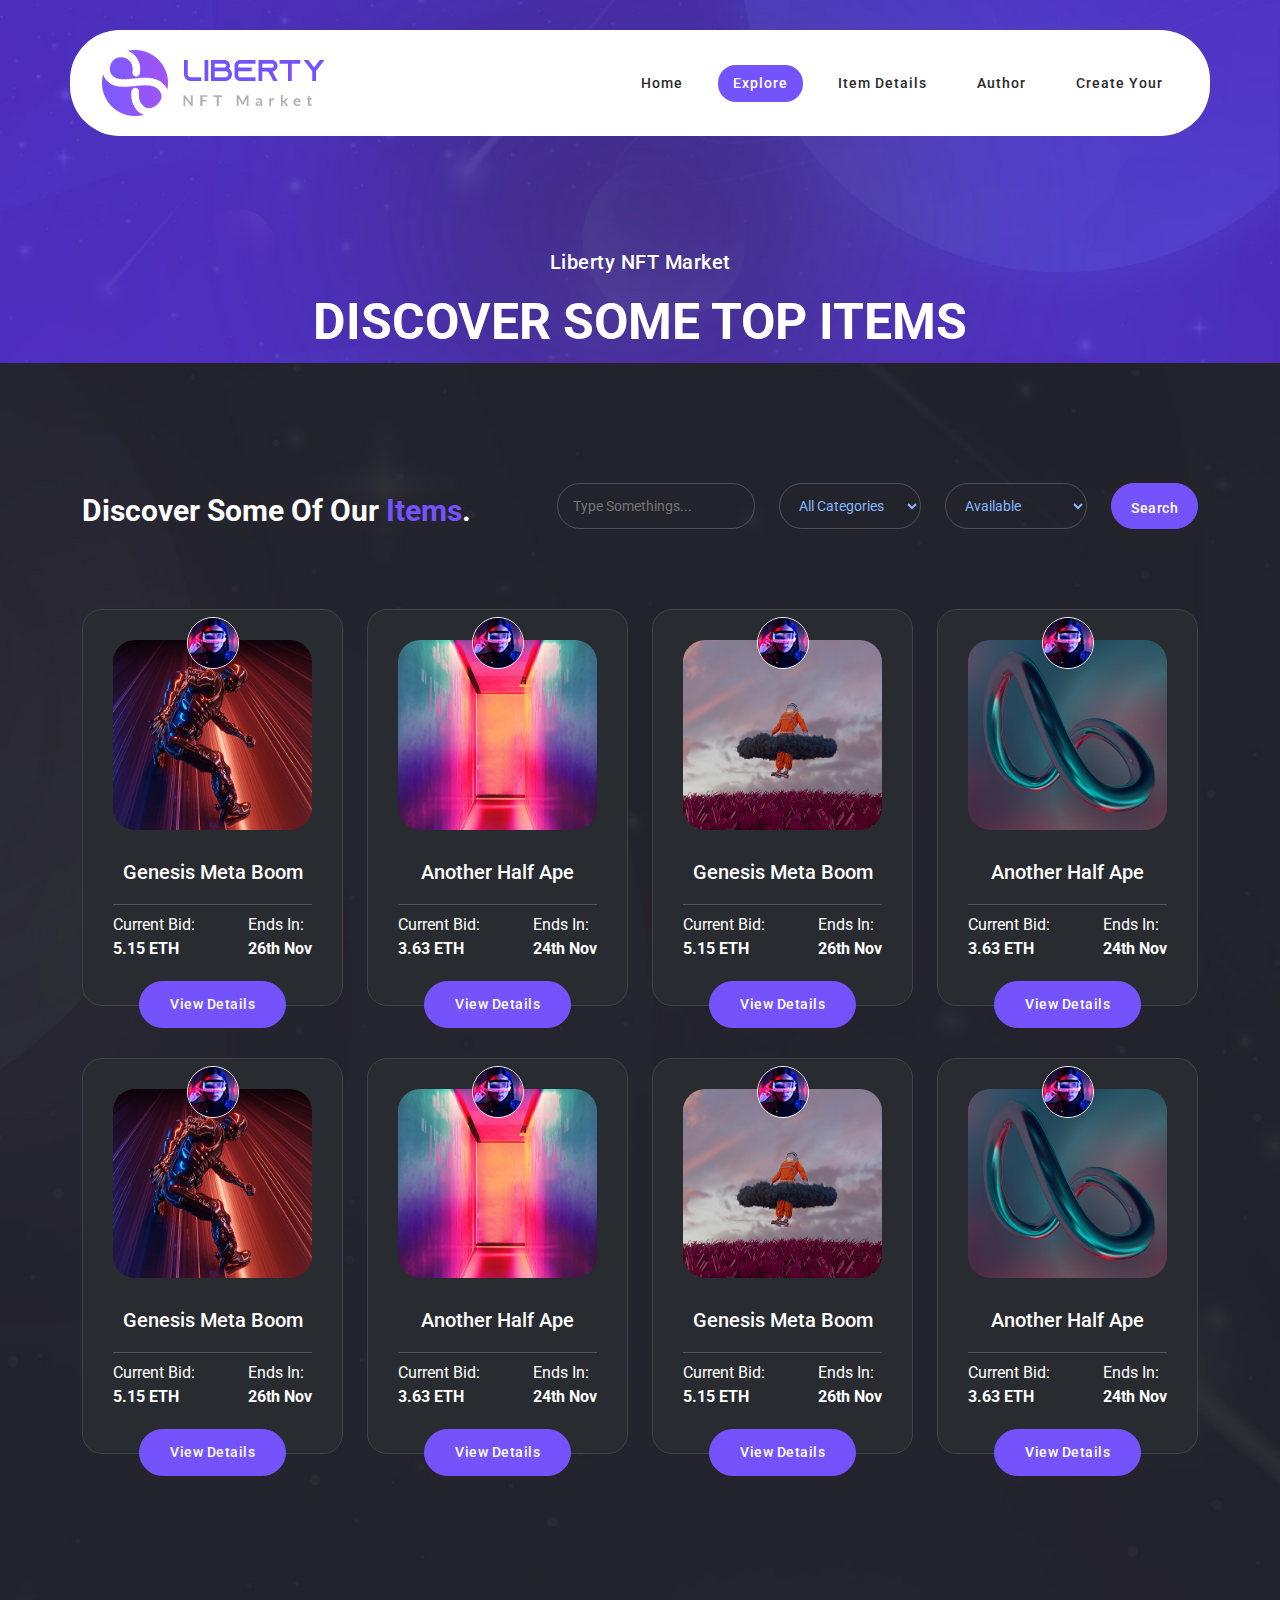
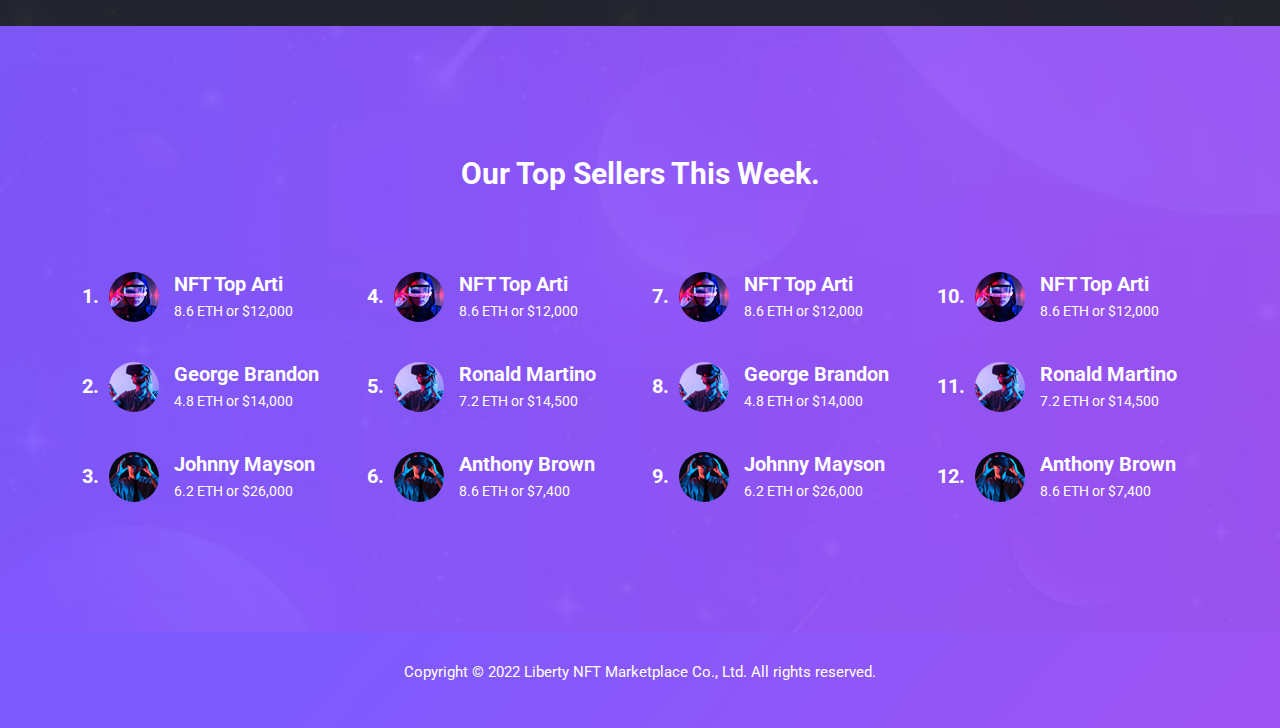
<file: Explore.html>
<!DOCTYPE html>
<html lang="en">
<head>
    <meta charset="UTF-8">
    <meta http-equiv="X-UA-Compatible" content="IE=edge">
    <meta name="viewport" content="width=device-width, initial-scale=1.0">
    <title>Explore</title>

    <link rel="stylesheet" href="css/bootstrap.min.css">
    <link rel="stylesheet" href="css/all.min.css">
    <link rel="preconnect" href="https://fonts.googleapis.com">
    <link rel="preconnect" href="https://fonts.gstatic.com" crossorigin>
    <link href="https://fonts.googleapis.com/css2?family=Roboto:wght@100;300;400;500;700;900&display=swap" rel="stylesheet">
    <link rel="stylesheet" href="css/master.css">

    <script src="js/jquery-3.6.1.min.js" ></script>
    <script src="js/popper.min.js" ></script>
    <script src="js/bootstrap.min.js" ></script>

</head>
<body>
     <!-- Start Button Down To Up -->
  <div id="up" class=" down-up position-fixed" >
    <i class="fa-solid fa-chevron-up "></i>
  </div>
  <!-- End Button Down To Up -->

    
    <!-- Start NavBar -->

     <nav id="my-Nav" class="navbar navbar-expand-lg  container-lg  ">
        <div class="container">
          <a class="navbar-brand" href="#">
            <img src="images/logo.png" alt="Logo">
        </a>
          <button class="navbar-toggler" type="button" data-bs-toggle="collapse" data-bs-target="#navbarSupportedContent" aria-controls="navbarSupportedContent" aria-expanded="false" aria-label="Toggle navigation">
            <span class="navbar-toggler-icon"></span>
          </button>
          <div class="collapse navbar-collapse" id="navbarSupportedContent">
            <ul class="navbar-nav ms-auto mb-2 mb-lg-0">
              <li class="nav-item">
                <a class="nav-link " aria-current="page" href="index.html">Home</a>
              </li>
              <li class="nav-item">
                <a class="nav-link active " href="Explore.html">Explore</a>
              </li>
              <li class="nav-item">
                <a class="nav-link" href="Item-Details.html">Item Details</a>
              </li>
              <li class="nav-item">
                <a class="nav-link" href="Author.html">Author</a>
              </li>
              <li class="nav-item">
                <a class="nav-link" href="Create.html">Create Your</a>
              </li>
            </ul>
          </div>
        </div>
      </nav> 
    <!-- End NavBar -->
    
   <section class="page-header">
    <div class="container">
        <div class="row">
            <div class="col-lg-12">
                <h6>Liberty NFT Market</h6>
                <h2>Discover Some Top Items</h2>
            </div>

        </div>
    </div>
   </section>

   <!-- Start discover-items -->
   <section class="discover-items" >
    <div class="container">
        <div class="row align-items-center">
            <div class="col-lg-5">
                <div class="section-heading">
                    <h2 >Discover Some Of Our <em>Items</em>. </h3>
                </div>
            </div>
            <div class="col-lg-7 ">
                <form id="search" action="">
                    <div class="row">
                        <div class="col-lg-4">
                            <input placeholder="Type Somethings..." type="text" name="" id="">
                        </div>
                        <div class="col-lg-3">
                            <select  name="" id="">
                                <option value="">All Categories</option>
                                <option value="">Music</option>
                                <option value="">Digital</option>
                                <option value="">BlockChain</option>
                            </select>
                        </div>
                        <div class="col-lg-3">
                            <select name="" id="">
                                <option value="">Available</option>
                                <option value="">Ending Soon</option>
                                <option value="">Coming Soon</option>
                                <option value="">Closed</option>
                            </select>
                        </div>
                        <div class="col-lg-2">
                            <button class=" main-button "> Search</button>
                        </div>
                    </div>
                </form>
            </div>
            <div class="col-lg-3 col-sm-6 ">
                <div class="item">
                    <div class="icon position-relative ">
                        <img class=" img-fluid " src="images/featured-01.jpg" alt="">
                        <img class=" author position-absolute " src="images/author.jpg" alt="">
                    </div>
                    <h4 class="text-center" >Genesis Meta Boom</h4>
                    <div class="d-flex justify-content-between align-items-center text-white ">
                        <span class=" d-inline-block " >
                            Current Bid:
                            <br>
                            <strong>
                                5.15 ETH
                            </strong>
                        </span>
                        <span class=" d-inline-block " >
                            Ends In:
                            <br>
                            <strong>
                                26th Nov
                            </strong>
                        </span>
                    </div>
                    <div class="main-button">
                        <a href="details.html">View Details</a>
                      </div>
                </div>
            </div>
            <div class="col-lg-3 col-sm-6">
                <div class="item">
                    <div class="icon position-relative ">
                        <img class=" img-fluid " src="images/featured-02.jpg" alt="">
                        <img class=" author position-absolute " src="images/author.jpg" alt="">
                    </div>
                    <h4 class="text-center" >Another Half Ape</h4>
                    <div class="d-flex justify-content-between align-items-center text-white ">
                        <span class=" d-inline-block " >
                            Current Bid:
                            <br>
                            <strong>
                                3.63 ETH
                            </strong>
                        </span>
                        <span class=" d-inline-block " >
                            Ends In:
                            <br>
                            <strong>
                                24th Nov
                            </strong>
                        </span>
                    </div>
                    <div class="main-button">
                        <a href="details.html">View Details</a>
                      </div>
                </div>
            </div>
            <div class="col-lg-3 col-sm-6">
                <div class="item">
                    <div class="icon position-relative ">
                        <img class=" img-fluid " src="images/featured-03.jpg" alt="">
                        <img class=" author position-absolute " src="images/author.jpg" alt="">
                    </div>
                    <h4 class="text-center" >Genesis Meta Boom</h4>
                    <div class="d-flex justify-content-between align-items-center text-white ">
                        <span class=" d-inline-block " >
                            Current Bid:
                            <br>
                            <strong>
                                5.15 ETH
                            </strong>
                        </span>
                        <span class=" d-inline-block " >
                            Ends In:
                            <br>
                            <strong>
                                26th Nov
                            </strong>
                        </span>
                    </div>
                    <div class="main-button">
                        <a href="details.html">View Details</a>
                      </div>
                </div>
            </div>
            <div class="col-lg-3 col-sm-6">
                <div class="item">
                    <div class="icon position-relative ">
                        <img class=" img-fluid " src="images/featured-04.jpg" alt="">
                        <img class=" author position-absolute " src="images/author.jpg" alt="">
                    </div>
                    <h4 class="text-center" >Another Half Ape</h4>
                    <div class="d-flex justify-content-between align-items-center text-white ">
                        <span class=" d-inline-block " >
                            Current Bid:
                            <br>
                            <strong>
                                3.63 ETH
                            </strong>
                        </span>
                        <span class=" d-inline-block " >
                            Ends In:
                            <br>
                            <strong>
                                24th Nov
                            </strong>
                        </span>
                    </div>
                    <div class="main-button">
                        <a href="details.html">View Details</a>
                      </div>
                </div>
            </div>
            <div class="col-lg-3 col-sm-6 ">
                <div class="item">
                    <div class="icon position-relative ">
                        <img class=" img-fluid " src="images/featured-01.jpg" alt="">
                        <img class=" author position-absolute " src="images/author.jpg" alt="">
                    </div>
                    <h4 class="text-center" >Genesis Meta Boom</h4>
                    <div class="d-flex justify-content-between align-items-center text-white ">
                        <span class=" d-inline-block " >
                            Current Bid:
                            <br>
                            <strong>
                                5.15 ETH
                            </strong>
                        </span>
                        <span class=" d-inline-block " >
                            Ends In:
                            <br>
                            <strong>
                                26th Nov
                            </strong>
                        </span>
                    </div>
                    <div class="main-button">
                        <a href="details.html">View Details</a>
                      </div>
                </div>
            </div>
            <div class="col-lg-3 col-sm-6">
                <div class="item">
                    <div class="icon position-relative ">
                        <img class=" img-fluid " src="images/featured-02.jpg" alt="">
                        <img class=" author position-absolute " src="images/author.jpg" alt="">
                    </div>
                    <h4 class="text-center" >Another Half Ape</h4>
                    <div class="d-flex justify-content-between align-items-center text-white ">
                        <span class=" d-inline-block " >
                            Current Bid:
                            <br>
                            <strong>
                                3.63 ETH
                            </strong>
                        </span>
                        <span class=" d-inline-block " >
                            Ends In:
                            <br>
                            <strong>
                                24th Nov
                            </strong>
                        </span>
                    </div>
                    <div class="main-button">
                        <a href="details.html">View Details</a>
                      </div>
                </div>
            </div>
            <div class="col-lg-3 col-sm-6">
                <div class="item">
                    <div class="icon position-relative ">
                        <img class=" img-fluid " src="images/featured-03.jpg" alt="">
                        <img class=" author position-absolute " src="images/author.jpg" alt="">
                    </div>
                    <h4 class="text-center" >Genesis Meta Boom</h4>
                    <div class="d-flex justify-content-between align-items-center text-white ">
                        <span class=" d-inline-block " >
                            Current Bid:
                            <br>
                            <strong>
                                5.15 ETH
                            </strong>
                        </span>
                        <span class=" d-inline-block " >
                            Ends In:
                            <br>
                            <strong>
                                26th Nov
                            </strong>
                        </span>
                    </div>
                    <div class="main-button">
                        <a href="details.html">View Details</a>
                      </div>
                </div>
            </div>
            <div class="col-lg-3 col-sm-6">
                <div class="item">
                    <div class="icon position-relative ">
                        <img class=" img-fluid " src="images/featured-04.jpg" alt="">
                        <img class=" author position-absolute " src="images/author.jpg" alt="">
                    </div>
                    <h4 class="text-center" >Another Half Ape</h4>
                    <div class="d-flex justify-content-between align-items-center text-white ">
                        <span class=" d-inline-block " >
                            Current Bid:
                            <br>
                            <strong>
                                3.63 ETH
                            </strong>
                        </span>
                        <span class=" d-inline-block " >
                            Ends In:
                            <br>
                            <strong>
                                24th Nov
                            </strong>
                        </span>
                    </div>
                    <div class="main-button">
                        <a href="details.html">View Details</a>
                      </div>
                </div>
            </div>
        </div>
    </div>
   </section>
    <!-- End discover-items -->

    <!-- Start top-seller -->
    <section class="top-seller" >
        <div class="container">
            <div class="row">
                <div class="col-lg-12">
                    <h2>Our Top Sellers This Week.</h2>
                </div>
                <div class="col-lg-3 col-sm-6">
                    <div class="row">
                        <div class="col-lg-12">
                            <div class="item d-flex text-white ">
                                <h4>1.</h4>
                                <img src="images/author.jpg" alt="">
                                <h6>
                                    NFT Top Arti
                                    <br>
                                   <a href=""> 8.6 ETH or $12,000</a>
                                </h6>
                            </div>
                        </div>
                         <div class="col-lg-12">
                            <div class="item d-flex text-white ">
                                <h4>2.</h4>
                                <img src="images/author-02.jpg" alt="">
                                <h6>
                                    George Brandon
                                    <br>
                                   <a href=""> 4.8 ETH or $14,000</a>
                                </h6>
                            </div>
                        </div>
                        <div class="col-lg-12">
                            <div class="item d-flex text-white ">
                                <h4>3.</h4>
                                <img src="images/author-03.jpg" alt="">
                                <h6>
                                    Johnny Mayson
                                    <br>
                                   <a href=""> 6.2 ETH or $26,000</a>
                                </h6>
                            </div>
                        </div>
                    </div>
                </div>
                <div class="col-lg-3 col-sm-6">
                    <div class="row">
                        <div class="col-lg-12">
                            <div class="item d-flex text-white ">
                                <h4>4.</h4>
                                <img src="images/author.jpg" alt="">
                                <h6>
                                    NFT Top Arti
                                    <br>
                                   <a href=""> 8.6 ETH or $12,000</a>
                                </h6>
                            </div>
                        </div>
                         <div class="col-lg-12">
                            <div class="item d-flex text-white ">
                                <h4>5.</h4>
                                <img src="images/author-02.jpg" alt="">
                                <h6>
                                    Ronald Martino
                                    <br>
                                   <a href=""> 7.2 ETH or $14,500</a>
                                </h6>
                            </div>
                        </div>
                        <div class="col-lg-12">
                            <div class="item d-flex text-white ">
                                <h4>6.</h4>
                                <img src="images/author-03.jpg" alt="">
                                <h6>
                                    Anthony Brown
                                    <br>
                                   <a href=""> 8.6 ETH or $7,400</a>
                                </h6>
                            </div>
                        </div>
                    </div>
                </div>
                <div class="col-lg-3 col-sm-6">
                    <div class="row">
                        <div class="col-lg-12">
                            <div class="item d-flex text-white ">
                                <h4>7.</h4>
                                <img src="images/author.jpg" alt="">
                                <h6>
                                    NFT Top Arti
                                    <br>
                                   <a href=""> 8.6 ETH or $12,000</a>
                                </h6>
                            </div>
                        </div>
                         <div class="col-lg-12">
                            <div class="item d-flex text-white ">
                                <h4>8.</h4>
                                <img src="images/author-02.jpg" alt="">
                                <h6>
                                    George Brandon
                                    <br>
                                   <a href=""> 4.8 ETH or $14,000</a>
                                </h6>
                            </div>
                        </div>
                        <div class="col-lg-12">
                            <div class="item d-flex text-white ">
                                <h4>9.</h4>
                                <img src="images/author-03.jpg" alt="">
                                <h6>
                                    Johnny Mayson
                                    <br>
                                   <a href=""> 6.2 ETH or $26,000</a>
                                </h6>
                            </div>
                        </div>
                    </div>
                </div>
                <div class="col-lg-3 col-sm-6">
                    <div class="row">
                        <div class="col-lg-12">
                            <div class="item d-flex text-white ">
                                <h4>10.</h4>
                                <img src="images/author.jpg" alt="">
                                <h6>
                                    NFT Top Arti
                                    <br>
                                   <a href=""> 8.6 ETH or $12,000</a>
                                </h6>
                            </div>
                        </div>
                         <div class="col-lg-12">
                            <div class="item d-flex text-white ">
                                <h4>11.</h4>
                                <img src="images/author-02.jpg" alt="">
                                <h6>
                                    Ronald Martino
                                    <br>
                                   <a href=""> 7.2 ETH or $14,500</a>
                                </h6>
                            </div>
                        </div>
                        <div class="col-lg-12">
                            <div class="item d-flex text-white ">
                                <h4>12.</h4>
                                <img src="images/author-03.jpg" alt="">
                                <h6>
                                    Anthony Brown
                                    <br>
                                   <a href=""> 8.6 ETH or $7,400</a>
                                </h6>
                            </div>
                        </div>
                    </div>
                </div>
            </div>
        </div>
    </section>
  <!-- End top-seller -->

       <!-- Start Footer -->
       <footer >
        <div class="container">
         <div class="row">
           <div class="col-lg-12">
             <p > Copyright &copy; 2022  <a class=" text-white " href="#">Liberty</a>  NFT Marketplace Co., Ltd. All rights reserved.</p>
           </div>
         </div>
        </div>
       </footer>
        <!-- End Footer -->
     <script src="js/plagin.js" ></script>
</body>
</html>
</file>
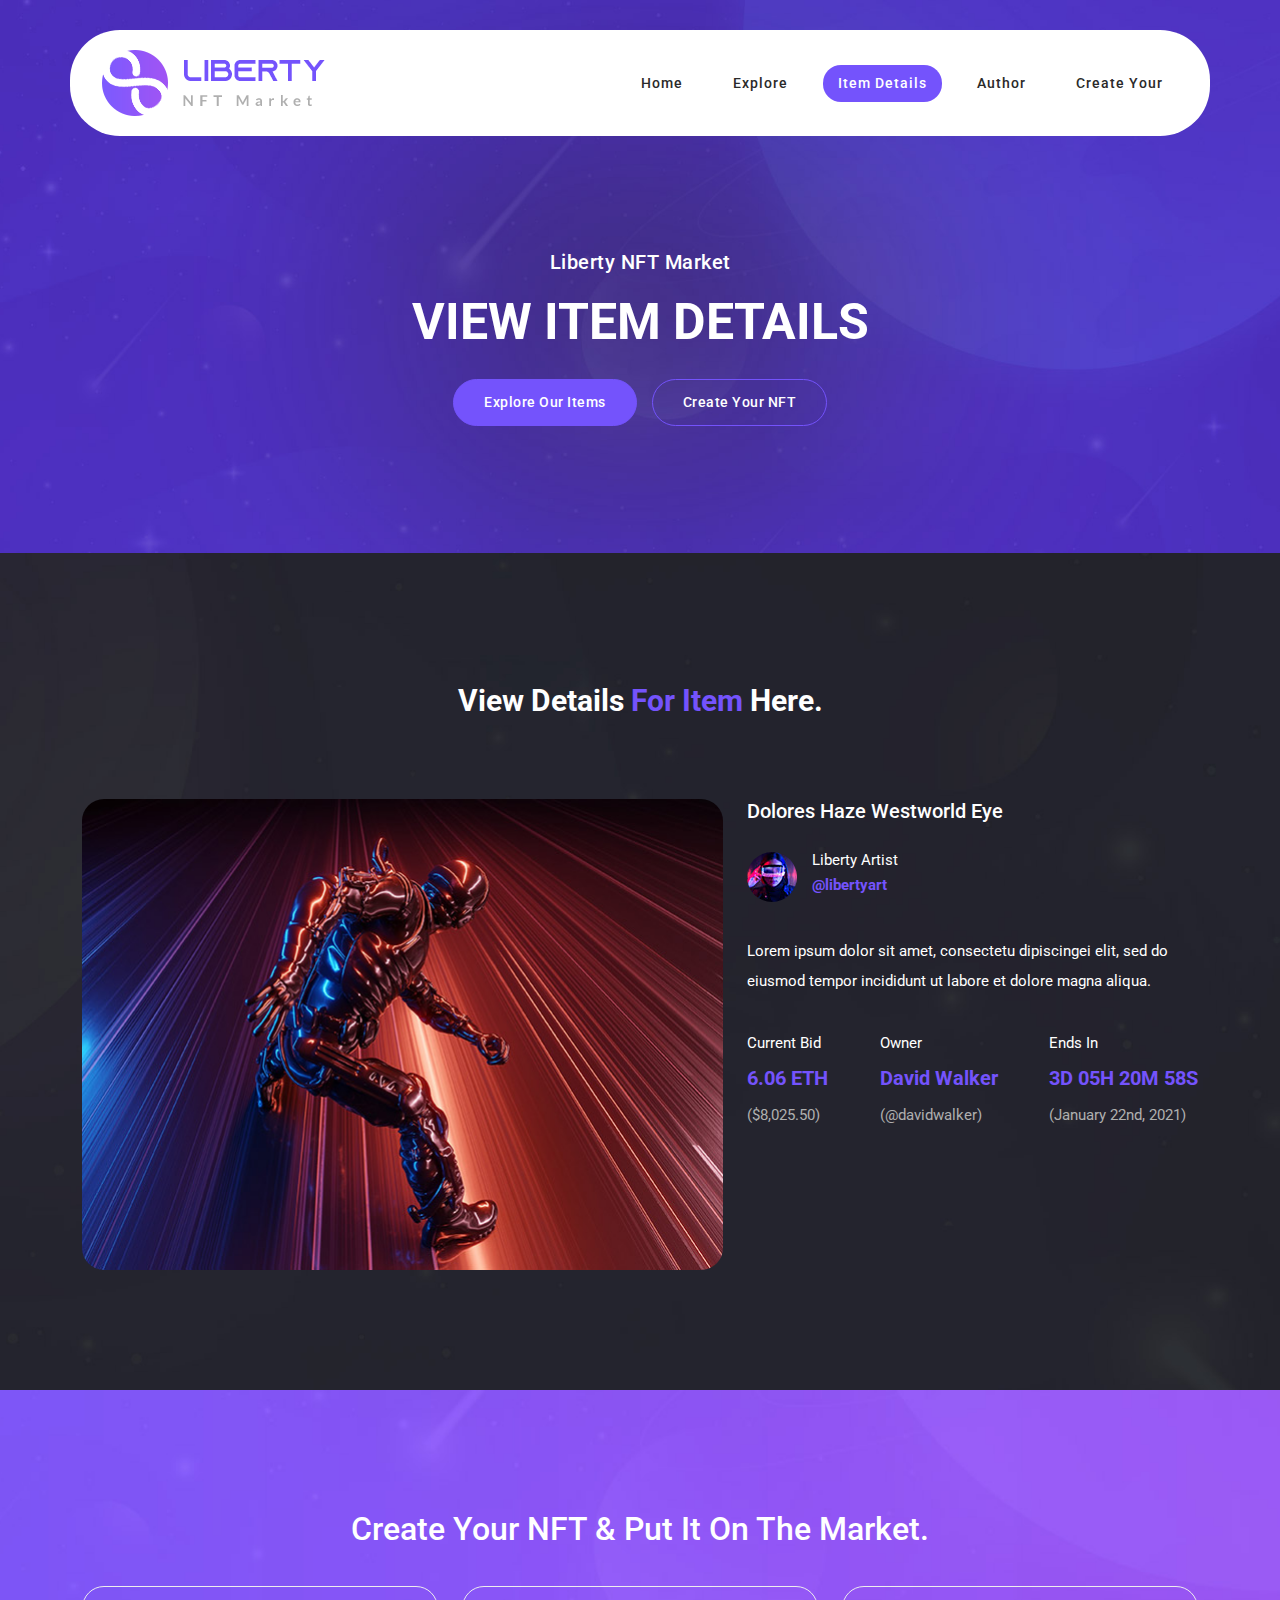
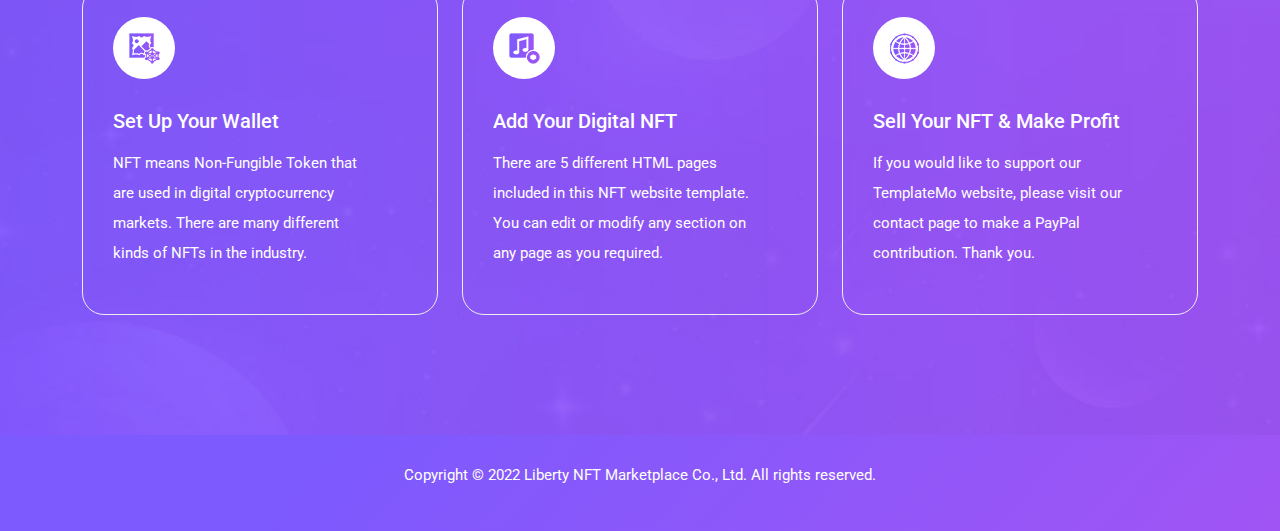
<file: Item-Details.html>
<!DOCTYPE html>
<html lang="en">
<head>
    <meta charset="UTF-8">
    <meta http-equiv="X-UA-Compatible" content="IE=edge">
    <meta name="viewport" content="width=device-width, initial-scale=1.0">
    <title>Item Details</title>

    <link rel="stylesheet" href="css/bootstrap.min.css">
    <link rel="stylesheet" href="css/all.min.css">
    <link rel="preconnect" href="https://fonts.googleapis.com">
    <link rel="preconnect" href="https://fonts.gstatic.com" crossorigin>
    <link href="https://fonts.googleapis.com/css2?family=Roboto:wght@100;300;400;500;700;900&display=swap" rel="stylesheet">
    <link rel="stylesheet" href="css/master.css">

    <script src="js/jquery-3.6.1.min.js" ></script>
    <script src="js/popper.min.js" ></script>
    <script src="js/bootstrap.min.js" ></script>

</head>
<body>
     <!-- Start Button Down To Up -->
  <div id="up" class=" down-up position-fixed" >
    <i class="fa-solid fa-chevron-up "></i>
  </div>
  <!-- End Button Down To Up -->

    <!-- Start NavBar -->
     <nav id="my-Nav" class="navbar navbar-expand-lg  container-lg  ">
        <div class="container">
          <a class="navbar-brand" href="#">
            <img src="images/logo.png" alt="Logo">
        </a>
          <button class="navbar-toggler" type="button" data-bs-toggle="collapse" data-bs-target="#navbarSupportedContent" aria-controls="navbarSupportedContent" aria-expanded="false" aria-label="Toggle navigation">
            <span class="navbar-toggler-icon"></span>
          </button>
          <div class="collapse navbar-collapse" id="navbarSupportedContent">
            <ul class="navbar-nav ms-auto mb-2 mb-lg-0">
              <li class="nav-item">
                <a class="nav-link " aria-current="page" href="index.html">Home</a>
              </li>
              <li class="nav-item">
                <a class="nav-link  " href="Explore.html">Explore</a>
              </li>
              <li class="nav-item">
                <a class="nav-link active" href="Item-Details.html">Item Details</a>
              </li>
              <li class="nav-item">
                <a class="nav-link" href="Author.html">Author</a>
              </li>
              <li class="nav-item">
                <a class="nav-link" href="Create.html">Create Your</a>
              </li>
            </ul>
          </div>
        </div>
      </nav> 
    <!-- End NavBar -->
      
   <section class="page-header normal-space">
    <div class="container">
        <div class="row">
            <div class="col-lg-12">
                <h6>Liberty NFT Market</h6>
                <h2>VIEW ITEM DETAILS</h2>
                <div class="buttons d-flex justify-content-center mt-4 ">
                    <div class="main-button ">
                      <a href="explore.html">Explore Our Items</a>
                    </div>
                    <div class="border-button">
                      <a href="create.html">Create Your NFT</a>
                    </div>
                  </div>
            </div>
        </div>
    </div>
   </section>

   <!-- Start items Detail Page -->
   <section class="items-Detail">
    <div class="container">
      <div class="row">
        <div class="col-lg-12">
          <div class="section-heading text-center ">
            <h2>View Details <em>For Item</em> Here.</h2>
          </div>
        </div>
        <div class="col-lg-7">
          <div class="sec-left">
            <img style="border-radius:22px ; width:100%;" src="images/item-details-01.jpg" alt="">
          </div>
        </div>
        <div class="col-lg-5">
          <div class="sec-right text-white align-self-center ">
            <h4>Dolores Haze Westworld Eye</h4>
            <div class="d-flex align-items-center author ">
              <img src="images/author.jpg" alt="">
              <h6>
                Liberty Artist
                <br>
                <a href="#">@libertyart</a>
              </h6>
            </div>
            <p>Lorem ipsum dolor sit amet, consectetu dipiscingei elit,
              sed do eiusmod tempor incididunt ut labore et dolore magna aliqua.
           </p>
           <div class=" d-flex align-items-center justify-content-between info ">
            <span class=" d-block ">
              Current Bid
              <br>
              <strong>
                6.06 ETH
              </strong>
              <br>
              <em>
                ($8,025.50)
              </em>
            </span>
            <span class=" d-block ">
              Owner
              <br>
              <strong>
                David Walker
              </strong>
              <br>
              <em>
                (@davidwalker)
              </em>
            </span>
            <span class=" d-block ">
              Ends In
              <br>
              <strong>
                3D 05H 20M 58S
              </strong>
              <br>
              <em>
                (January 22nd, 2021)
              </em>
            </span>
           </div>

          </div>
        </div>
      </div>
    </div>
   </section>
   <!-- Start items Detail Page -->

    <!-- Start CREATE NTF  -->
    <section class=" create-ntf">
      <div class="container">
        <div class="row">
          <div class="col-lg-12">
            <div class="sec-head text-white text-center ">
              <h2>Create Your NFT & Put It On The Market.</h2>
            </div>
          </div>
          <div class="col-lg-4 col-md-6">
            <div class="box text-white ">
              <div class="icon">
                <img src="images/icon-02.png" alt="">
              </div>
              <h4>Set Up Your Wallet</h4>
              <p>NFT means Non-Fungible Token that are used in digital
                 cryptocurrency markets. There are many different kinds of NFTs in the industry.</p>
            </div>
          </div>
          <div class="col-lg-4 col-md-6">
            <div class="box text-white ">
              <div class="icon">
                <img src="images/icon-03.png" alt="">
              </div>
              <h4>Add Your Digital NFT</h4>
              <p>There are 5 different HTML pages included in this NFT website template. You can edit or modify any section on any page as you required.</p>
            </div>
          </div>
          <div class="col-lg-4 col-md-6">
            <div class="box text-white ">
              <div class="icon">
                <img src="images/icon-04.png" alt="">
              </div>
              <h4>Sell Your NFT & Make Profit</h4>
              <p>If you would like to support our TemplateMo website, please visit our contact page to make a PayPal contribution. Thank you.</p>
            </div>
          </div>
        </div>
      </div>
     </section>
      <!-- End CREATE NTF  -->
   
  
       <!-- Start Footer -->
       <footer >
        <div class="container">
         <div class="row">
           <div class="col-lg-12">
             <p > Copyright &copy; 2022  <a class=" text-white " href="#">Liberty</a>  NFT Marketplace Co., Ltd. All rights reserved.</p>
           </div>
         </div>
        </div>
       </footer>
        <!-- End Footer -->
        
     <script src="js/plagin.js" ></script>
</body>
</html>
</file>
<file: css/master.css>
/* Start Global Rules */

 *{
    box-sizing: border-box;
    -webkit-box-sizing: border-box;
    -moz-box-sizing: border-box;
 }
 a{
    text-decoration: none;
 }
 ul {
    list-style: none;
 }
 p{
    font-size: 15px;
    line-height: 30px;
    color: #fff;
 }
 body{
    background: #fff;
    font-family: 'Roboto', sans-serif;
 }

 .down-up{
   bottom: 22px;
    right: 32px;
    z-index: 99999;
    display: none;
 }
 .down-up i{
   width: 40px;
    height: 40px;
    background-color: #fff;
    display: flex;
    justify-content: center;
    align-items: center;
    border-radius: 50%;
    border: none;
    outline: none;
    color: #7453fc;
    font-size: 20px;
 }
 /* End Global Rules */

 /* Start Navbar*/
 .navbar{
    position: absolute;
   min-height: 70px;
    top: 30px;
    left: 0;
    right: 0;
    z-index: 100;
     padding: 15px 20px; 
    border-radius: 50px;
    transition: 0.3s;
    background-color: #fff;
 }

  @media (max-width:992px) {
    .navbar{
    position: fixed;
    top: 0;
    border-radius: 0;
    padding: 5px;
    }
   
 } 
 .navbar-nav .nav-link {
    font-size:14px;
    font-weight: 500;
    text-transform: capitalize;
    padding: 8px 15px !important;
    color: #2a2a2a;
    letter-spacing: 1px;
    border-radius: 18px;
    margin-left: 20px;
    transition: 0.3s;
 }
 .navbar-nav .nav-link.active{
    color: white;
    background-color: #7453fc;
 }
 @media (max-width:992px) {
    .navbar-nav .nav-link.active{
        color: #7453fc;
        background-color: transparent;
    }
 }
 .navbar-nav .nav-link:hover {
    color: white;
    background-color: #7453fc;
 }
 @media (max-width:992px) {
    .navbar-nav .nav-link:hover{
        color: #7453fc;
        background-color: transparent;

    }
 }
 /* End Navbar*/

 /* Start main-banner*/
 .main-banner{
    background-image: url("../images/banner-bg.jpg");
    background-size: cover;
    padding-top: 290px;
    padding-bottom: 240px;
    background-position: center center;
    background-color: #2a2a2a;
    background-repeat: no-repeat;
 }

 .main-banner .header-text h6{
    font-size: 20px;
    font-weight: 500;
    letter-spacing: 0.5px;
    margin-bottom: 15px;
 }
 .main-banner .header-text h2{
    font-size: 50px;
    font-weight: 700;
    line-height: 66px;
    text-transform: uppercase;
 }
 .main-banner .header-text p{
    margin-top: 20px;
}
.main-banner .header-text .button a{
    font-size: 14px;
    color: #fff;
    background-color: transparent;
    border: 1px solid #7453fc;
    padding: 12px 30px;
    display: inline-block;
    border-radius: 25px;
    font-weight: 500;
    text-transform: capitalize;
    letter-spacing: 0.5px;
    transition: all .3s;
    position: relative;
    overflow: hidden;
    transition: 0.3s;
}
.main-banner .header-text .button a:first-of-type{
margin-right: 15px;
}
.main-banner .header-text .button a:last-of-type{
    background-color: #7453fc;
}
.main-banner .header-text .button a:hover{
 background-color:#7453fc ;
}
@media (max-width:767px) {
    .main-banner .header-text .button a{
        padding: 12px 15px;
    }
}

@media (max-width:992px) {
.main-banner .carousel{
    margin-top: 80px;
}
}
 /* End main-banner*/

 /* Start categories */
 .categories-collections{
   background-image: url(../images/dark-bg.jpg);
   background-repeat: no-repeat;
   background-position: center center;
   background-size: cover;
   padding: 120px 0px 150px 0px;
   position: relative;
 }
 .categories-collections .head-info{
   margin-bottom: 80px;
 }
 .categories-collections .head-info h2{
   margin-top: 10px;
    line-height: 36px;
    font-size: 30px;
    font-weight: 700;
    text-transform: capitalize;
    color: #fff;
 }
 .categories-collections .head-info h2 em{
   color: #7453fc;
   font-style: normal;
 }

 .categories .box{
   background-color: #282b2f;
   text-align: center;
   padding: 30px;
   border-radius: 20px;
   border: 1px solid #404245;
   position: relative;
 }
 @media (max-width:992px) {
   .categories .box{
      margin-bottom: 30px;
   }
 }
  .box .icon{
   width: 62px;
   height: 62px;
   display: inline-block;
   text-align: center;
   line-height: 62px;
   background-color: #fff;
   border-radius: 50%;
 }
 .box .icon img{
   max-width: 31px;
 }
 .categories .box h4{
   margin-top: 15px;
   font-size: 20px;
 }
 
 .categories .box .icon-button a{
   display: inline-block;
   width: 46px;
   height: 46px;
   line-height: 46px;
   background-color: #fff;
   color: #7453fc;
   border-radius: 50%;
   font-size: 18px;
   position: absolute;
   left: 50%;
   bottom: -23px;
   transform: translateX(-23px);
   transition: all .3s;
   opacity: 0;
   visibility: hidden;
}
.categories .box:hover .icon-button a{
   visibility: visible;
   opacity: 1;
}
.categories-collections .collections{
   margin-top: 140px;
}
.collections .box{
   padding-bottom: 60px;
}
.collections .box img{
   border-top-right-radius: 20px;
   border-top-left-radius: 20px;
}

.collections .box .info-box{
   background-color: #282b2f;
   border: 1px solid #404245;
   border-bottom-right-radius: 20px;
   border-bottom-left-radius: 20px;
   padding: 30px;
}
.collections .box .info-box h4{
   font-size: 20px;
    border-bottom: 1px solid rgba(255,255,255,0.2);
    margin-bottom: 20px;
    padding-bottom: 20px;
}
.collections .box .info-box span{
   width: 48%;
    font-size: 15px;
}
.collections .box .info-box span strong{
   font-size: 20px;
}
.collections .box .info-box span.category{
text-align: right;
}
.collections .box .info-box .main-button{
   margin-top: 20px;
    margin-bottom: -60px;
}

.main-button a {
    font-size: 14px;
    color: #fff;
    background-color: #7453fc;
    border: 1px solid #7453fc;
    padding: 12px 30px;
    display: inline-block;
    border-radius: 25px;
    font-weight: 500;
    text-transform: capitalize;
    letter-spacing: 0.5px;
    transition: all .3s;
    position: relative;
    overflow: hidden;
}
.collections .box .info-box .main-button a{
   width: 100%;
   text-align: center;
}
 .main-button a:hover{
   background-color: #fff;
   color: #7453fc;
}
 /* End categories */

 /* Start create-ntf*/
 .create-ntf{
   background-image: url("../images/main-bg.jpg");
    background-repeat: no-repeat;
    background-position: center center;
    background-size: cover;
    padding: 120px 0px;
    position: relative;
 }

 .create-ntf .box{
   margin-top: 30px;
    position: relative;
    padding: 30px;
    border:1px solid #eee;
    border-radius: 22px;
 }
 @media (max-width:992px) {
   .create-ntf .box{
      text-align: center;
   }
 }
 .create-ntf h4{
   font-size: 20px;
    margin-top: 30px;
    margin-bottom: 15px;
 }
 .create-ntf p{
   margin-right: 30px;
 }

 /* Start item-current */
 .item-current{
   background-image: url(../images/dark-bg.jpg);
   background-repeat: no-repeat;
   background-position: center center;
   background-size: cover;
   padding: 120px 0px 150px 0px;
   position: relative;
 }
 @media (max-width:992px) {
   .item-current .sec-head{
      text-align: center;
   }
 }

 .item-current .fillter {
   margin-bottom: 30px;
   margin-top: 30px;
 }
 .item-current h2{
   margin-top: 10px;
   line-height: 36px;
   font-size: 30px;
   font-weight: 700;
   text-transform: capitalize;
 }
 .item-current h2 em{
   font-style: normal;
   color: #7453fc;
 }
 .nav-pills .nav-link{
   color: white;
   font-size: 15px;
    font-weight: 500;
    padding: 8px 15px;
    border-radius: 20px;
    transition: all .3s;
 }
 .nav-pills .nav-link.active{
   background-color: #7453fc;
 }

 .item-current .tab-content .item{
   background-color: #282b2f;
   border: 1px solid #404245;
   border-radius: 20px;
   padding: 30px;
   display: flex;
   margin-bottom: 30px;
 }
 @media (max-width:767px) {
   .item-current .tab-content .item{
      flex-direction: column;
      justify-content: center;
      align-items: center;
   }
    .item-current .tab-content .item .icon img{
      margin-bottom: 20px;
    }
    .item-current .tab-content .item .info h4{
      text-align: center;
    }
    .item-current .tab-content .item .info  .author-info{
      justify-content: center;
    }
 }
 .item-current .tab-content .item .icon img{
   border-radius: 20px;
    min-width: 195px;
    transition: 0.3s;

 }
 .item-current .tab-content .item .icon img:hover{
   transform:  rotate(5deg);
 }
 .item-current .tab-content .item .info{
   margin-left: 30px;
    width: 100%;
 }
 .item-current .tab-content .item .info h4{
   font-size: 20px;
   margin-bottom: 25px;
 }
 .item-current .tab-content .item .info  .author-info{
   margin-bottom: 25px;
   padding-bottom: 25px;
   border-bottom: 1px solid rgba(255, 255, 255, 0.2);
 }
 .item-current .tab-content .item .info .author{
   max-width: 50px;
   border-radius: 50%;
   margin-right: 15px;
   border:1px solid white;
 }
 .item-current .tab-content .item .info  .author-info h6{
   font-size: 15px;
    font-weight: 400;
    line-height: 25px;
 }
 .item-current .tab-content .item .info  .author-info a{
    color: #7453fc;
    font-weight: 700;
    margin-top: 5px;
 }
 .item-current .tab-content .item .info span{
   font-size:15px
 }
 .item-current .tab-content .item .info  span.bid,
 .item-current .tab-content .item .info  span.ends
 {
   line-height: 35px;
 }
 .item-current .tab-content .item .info  span strong{
   font-size: 20px;
 }
 .item-current .tab-content .item .text-button{
   margin-top: 40px;
 }
 .item-current .tab-content .item .text-button a{
   font-size: 15px;
    font-weight: 700;
    color: #7453fc;
    border-bottom: 1px solid #7453fc;
}

/* Start Footer */

footer{
   background: linear-gradient(132deg, rgba(125,90,254,1) 25%, rgba(160,84,244,1) 100%);
    text-align: center;
    padding: 25px 0px;
}

/* Start Page Explore*/
.page-header{
   background-image: url(../images/heading-bg.jpg);
    background-repeat: no-repeat;
    background-position: center center;
    background-size: cover;
    padding-top: 250px;
    text-align: center;
    background-color: #2a2a2a;
}

.page-header h6{
   color: #fff;
   font-size: 20px;
    margin-bottom: 15px;
    font-weight: 500;
    letter-spacing: 0.5px;
}
.page-header h2{
   color: #fff;
    font-size: 50px;
    font-weight: 700;
    line-height: 66px;
    text-transform: uppercase;
}
@media (max-width:776px) {
   .page-header h2{
      font-size: 25px;
   }
}

/* Start discover-items  */

.discover-items{
   background-image: url("../images/dark-bg.jpg");
    background-repeat: no-repeat;
    background-position: center center;
    background-size: cover;
    padding: 120px 0px 120px 0px;
    position: relative;
}
 .section-heading{
   margin-bottom: 80px;
}
 .section-heading h2{
   margin-top: 10px;
    line-height: 36px;
    font-size: 30px;
    font-weight: 700;
    text-transform: capitalize;
    color: #fff;
}
 .section-heading h2 em{
   font-style: normal;
   color: #7453fc;
}

.discover-items form{
   margin-bottom: 80px;
}
.discover-items form input,
.discover-items form select {
   width: 100%;
    height: 46px;
    outline: none;
    border: 1px solid rgba(255, 255, 255, 0.2);
    border-radius: 23px;
    background-color: transparent;
    padding: 0px 15px;
    font-size: 14px;
    color: #86b7fe;
}
 .discover-items form select:focus {
   border-color: #86b7fe;
   outline: 0;
   box-shadow: 0 0 0 0.25rem rgb(13 110 253 / 25%);
}
.discover-items form button{
   font-size: 14px;
    color: #fff;
    background-color: #7453fc;
    border: 1px solid #7453fc;
    height: 46px;
    line-height: 46px;
    text-align: center;
    width: 100%;
    display: inline-block;
    border-radius: 25px;
    font-weight: 500;
    text-transform: capitalize;
    letter-spacing: 0.5px;
    transition: all .3s;
    position: relative;
    overflow: hidden;
}
.discover-items form button:hover{
   background-color: #fff;
   color:#7453fc
}

@media (max-width:992px) {
   .discover-items form {
      margin-bottom: 40px;
      margin-top: 30px;
   }
   .discover-items form input,
.discover-items form select {
   margin-bottom: 30px;
}
}

.discover-items .item {
   background-color: #282b2f;
    border: 1px solid #404245;
    padding: 30px;
    border-radius: 20px;
    position: relative;
    margin-bottom: 52px;
}
.discover-items .item img:first-child{
   border-radius: 22px;
}
.discover-items .item img.author{
   border-radius: 50%;
    left: 50%;
    top: -23px;
    transform: translateX(-50%);
    border: 1px solid #fff;
}
.discover-items .item h4{
   font-size: 20px;
    margin-top: 30px;
    padding-bottom: 20px;
    color:#fff;
    border-bottom: 1px solid rgba(255, 255, 255, 0.2);
}
.discover-items .item .main-button{
   margin-top: 20px;
    margin-bottom: -60px;
    text-align: center;
}
.discover-items .item .main-button a:hover{
   background-color: #fff;
   color: #7453fc;
}
/* End discover-items  */

/* Start top-seller */
.top-seller{
   background-image: url(../images/main-bg.jpg);
    background-repeat: no-repeat;
    background-position: center center;
    background-size: cover;
    padding: 120px 0px 90px 0px;
    position: relative;
}

.top-seller h2{
    margin-top: 10px;
    line-height: 36px;
    font-size: 30px;
    font-weight: 700;
    text-transform: capitalize;
    color: #fff;
    text-align: center;
    margin-bottom: 80px;
}

.top-seller .item{
  margin-bottom: 30px;
}
.top-seller .item h4{
   font-size: 20px;
   margin-top: 12px;
   margin-right: 10px;
   font-weight: 700;
}
.top-seller .item img{
   max-width: 50px;
    max-height: 50px;
    border-radius: 50%;
    margin-right: 15px;
}
.top-seller .item h6{
   font-size: 20px;
    font-weight: 700;
    line-height: 25px;
    text-align: left;
}
.top-seller .item h6 a{
   font-size: 14px;
    cursor: auto;
    color: #fff;
    font-weight: 400;
    margin-top: 5px;
}

.normal-space{
   padding: 250px 0px 120px 0px !important;
}

.normal-space .border-button{
   margin-left:15px;
}
.normal-space .border-button a{
   font-size: 14px;
    color: #fff;
    background-color: transparent;
    border: 1px solid #7453fc;
    padding: 12px 30px;
    display: inline-block;
    border-radius: 25px;
    font-weight: 500;
    text-transform: capitalize;
    letter-spacing: 0.5px;
    transition: all .3s;
    position: relative;
    overflow: hidden;
}
.normal-space  a:hover{
   background-color: #fff;
   color: #7453fc;
}

.items-Detail{
   background-image: url(../images/dark-bg.jpg);
    background-repeat: no-repeat;
    background-position: center center;
    background-size: cover;
    padding: 120px 0px 120px 0px;
    position: relative;
}
@media (max-width:992px) {
   .items-Detail .sec-left{
      margin-bottom: 30px;
   }
}
@media (max-width:992px) {
   .sec-right{
      text-align: center;
   }
   .sec-right .author{
      justify-content: center;
   }
}
.sec-right h4{
   font-size: 20px;
   margin-bottom: 25px;
}

.sec-right .author{
   margin-bottom: 30px;
}
.sec-right .author img{
   max-width: 50px;
   border-radius: 50%;
   margin-right: 15px;
}
.sec-right .author h6{
   font-size: 15px;
    font-weight: 400;
    line-height: 25px;
}
.sec-right .author h6 a{
   color: #7453fc;
    font-weight: 700;
    margin-top: 5px;
}
.sec-right p{
   margin-bottom: 30px;
}
.sec-right span{
   line-height: 35px;
   font-size: 15px;
}
.sec-right span strong{
   font-size: 20px;
    color: #7453fc;
}
.sec-right span em{
   font-style: normal;
    color: #afafaf;
}

@media (max-width:767px) {
   .sec-right .info{
      flex-direction: column;
   }
}


/*---------------------------------*/

.page-author{
   background-image: url(../images/dark-bg.jpg);
    background-repeat: no-repeat;
    background-position: center center;
    background-size: cover;
    padding: 120px 0px 120px 0px;
    position: relative;
}
@media (max-width: 992px){
 .page-author .autor{
    justify-content: center;
}
}
.page-author .autor img{
   border-radius: 50%;
   max-width: 170px;
   width: 100%;
}
.page-author .autor h4{
   margin-top: 60px;
    font-size: 20px;
    margin-left: 30px;
}
.page-author .autor h4 a{
   font-size: 15px;
    color: #7453fc;
}
.page-author .right-info{
   background-color: #282b2f;
    border: 1px solid #404245;
    padding: 20px 30px;
    border-radius: 20px;
    margin-left: 100px;
}
@media(max-width: 992px){
   .page-author .right-info {
    margin-left: 0px;
    margin-top: 30px;
}
}
.right-info i{
   color: #7453fc;
    font-size: 22px;
}
.right-info h6{
   font-size: 20px;
    color: #7453fc;
    margin-top: 4px;
}
.right-info h6 em{
   font-size: 15px;
   font-style: normal;
   font-weight: 400;
   color: #fff;
}
.page-author .discover-items{
   background: transparent;
   padding: 0;
}
</file>
